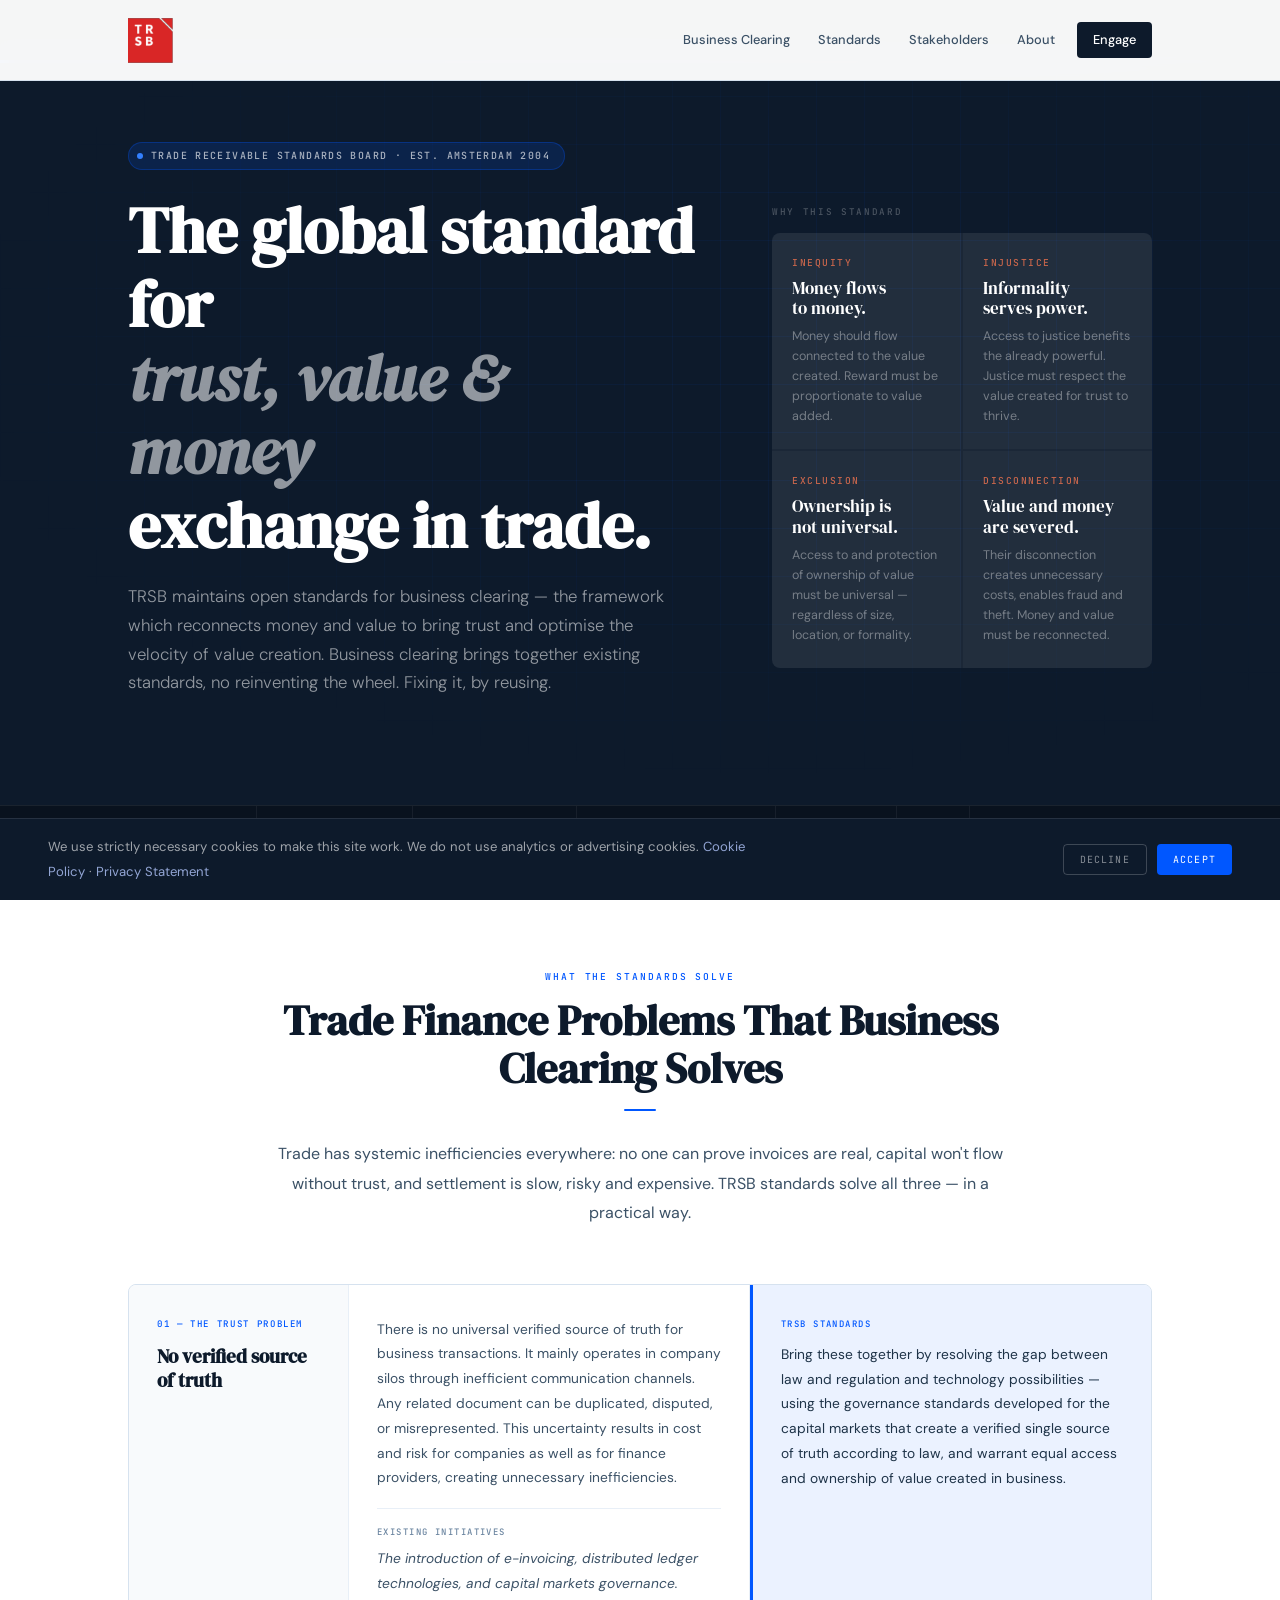
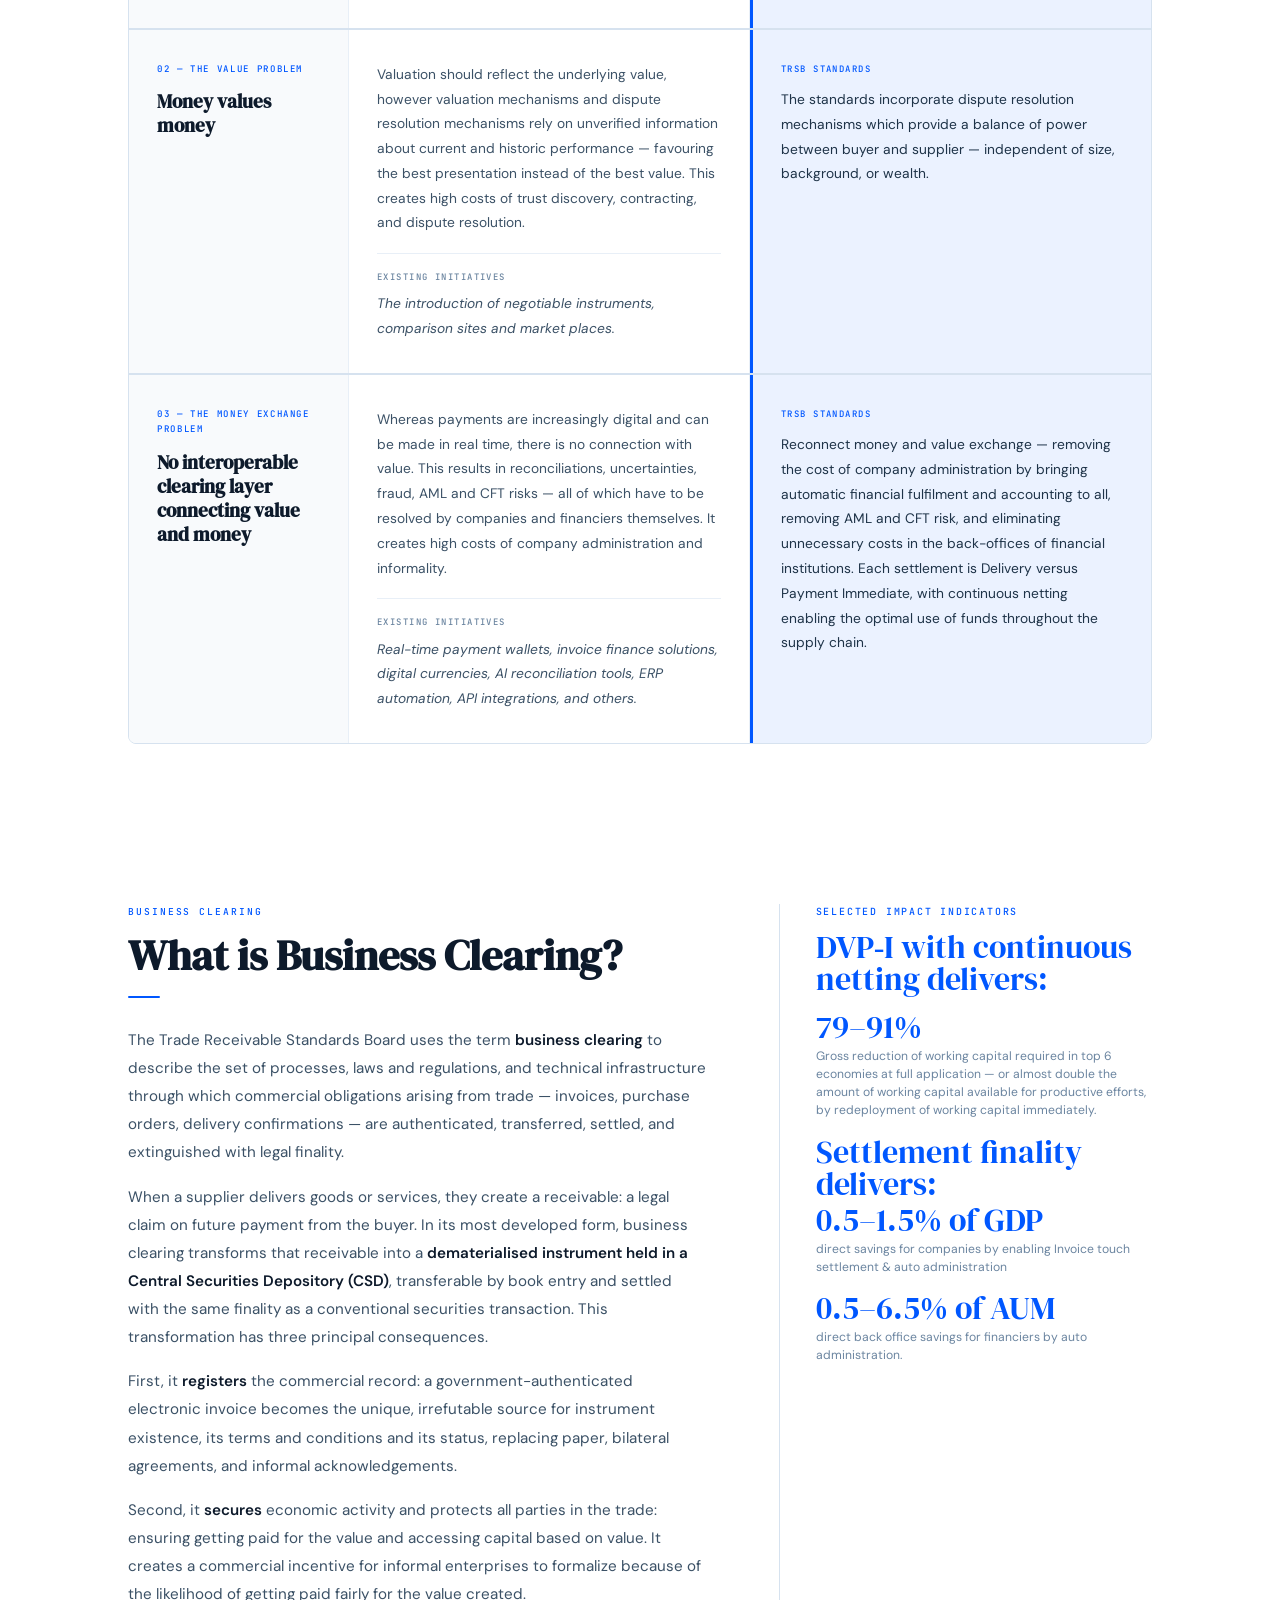
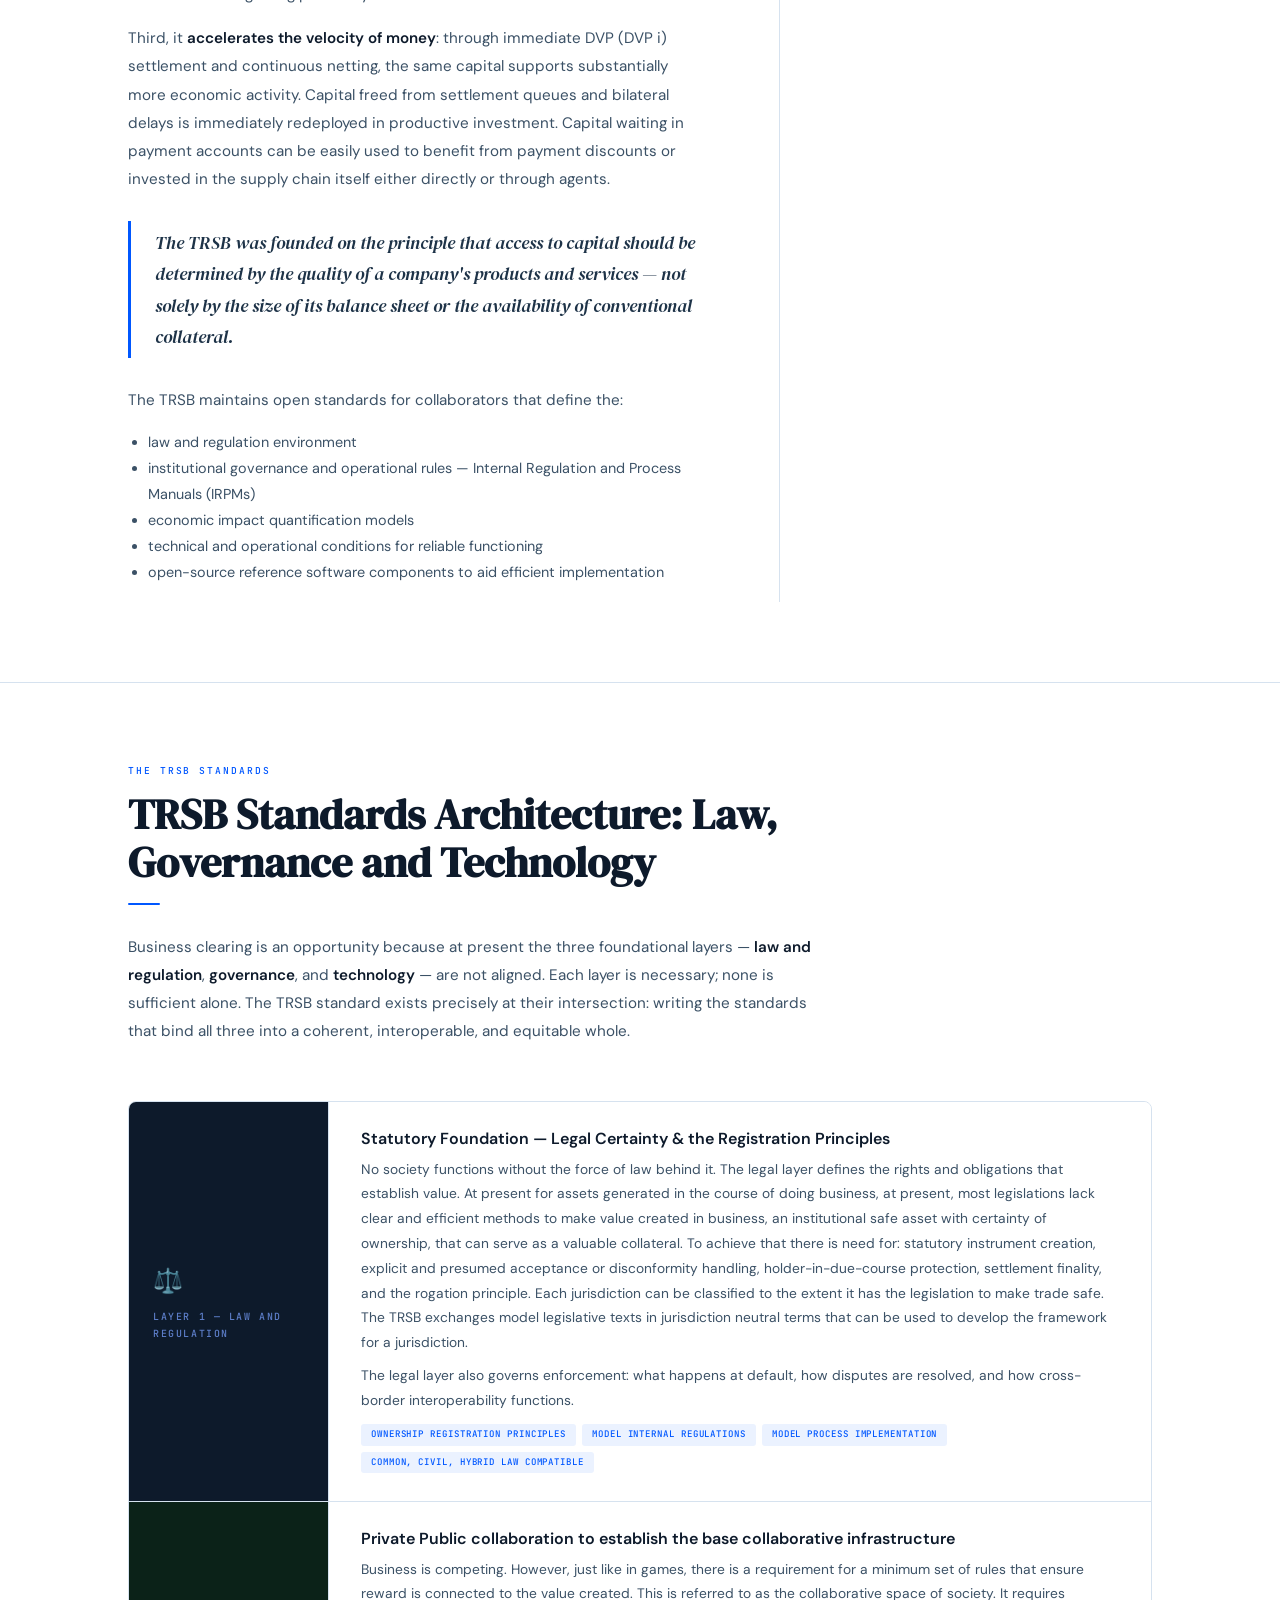
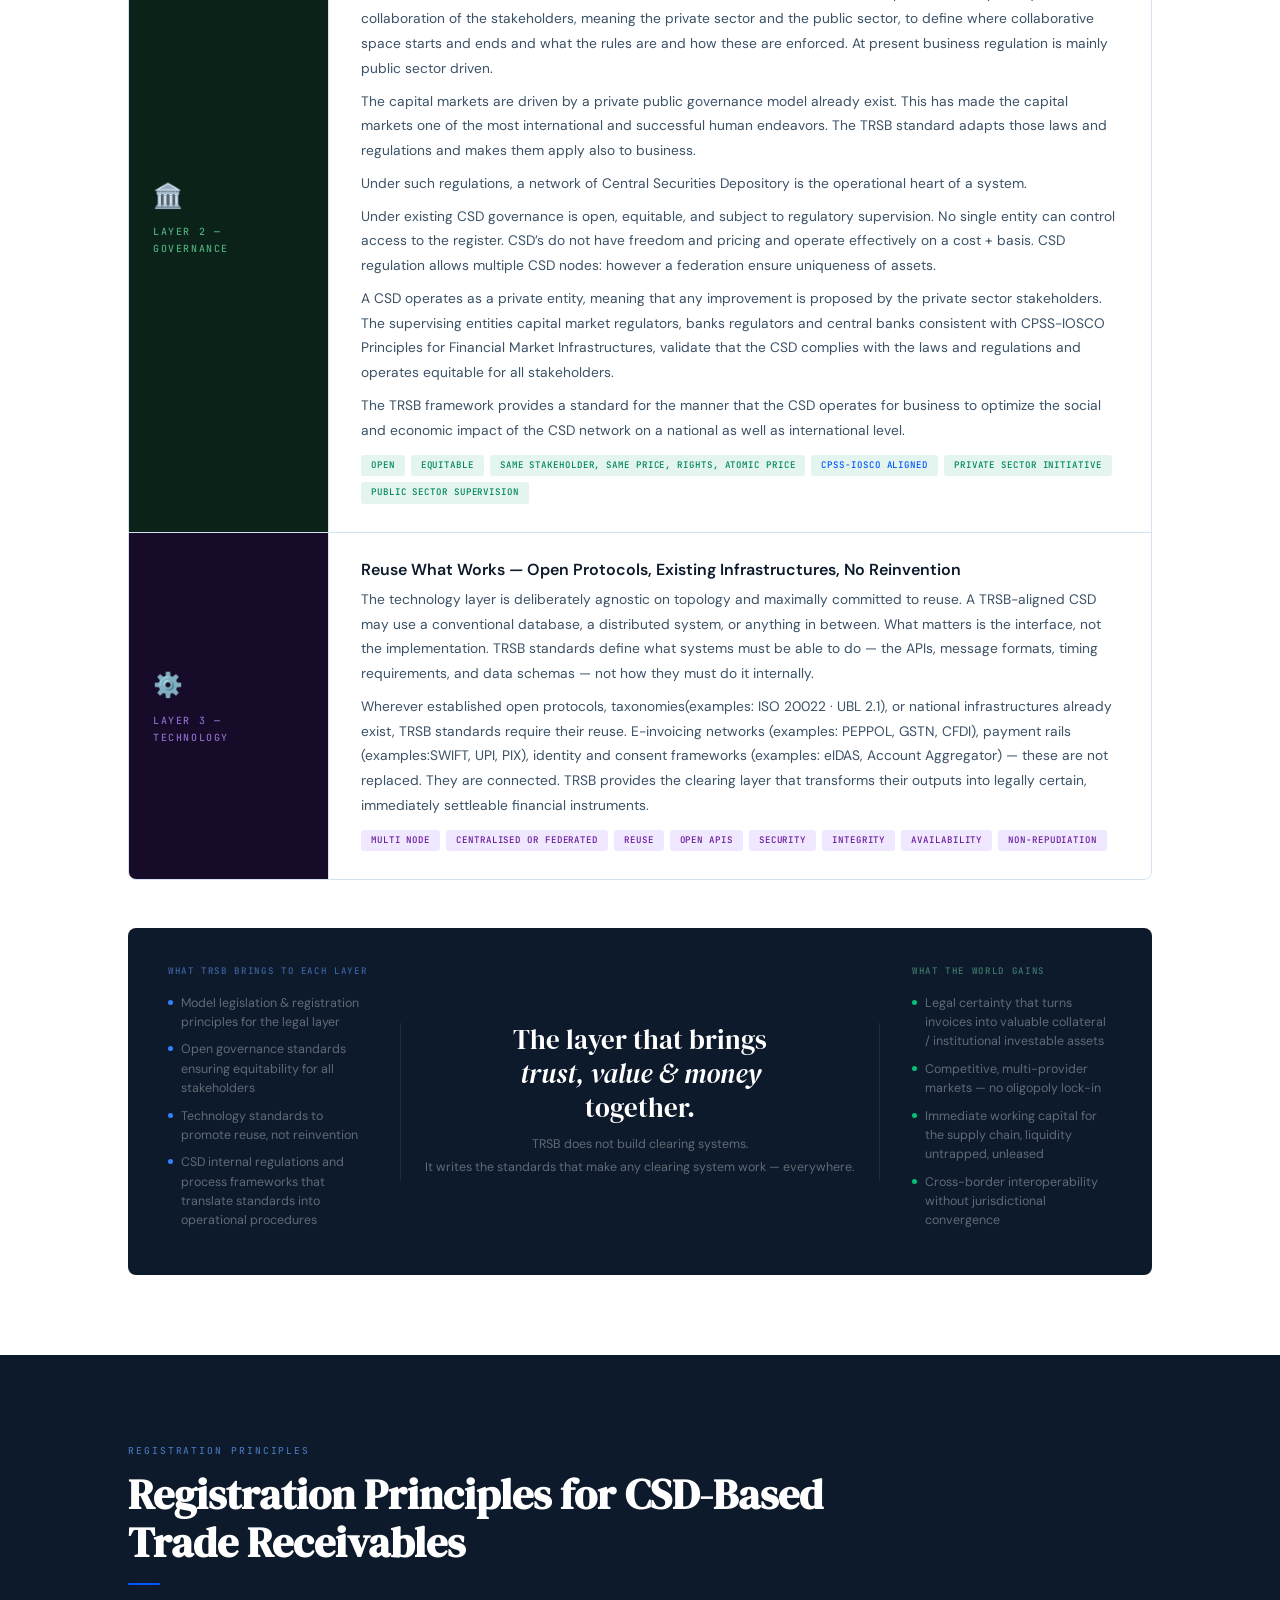
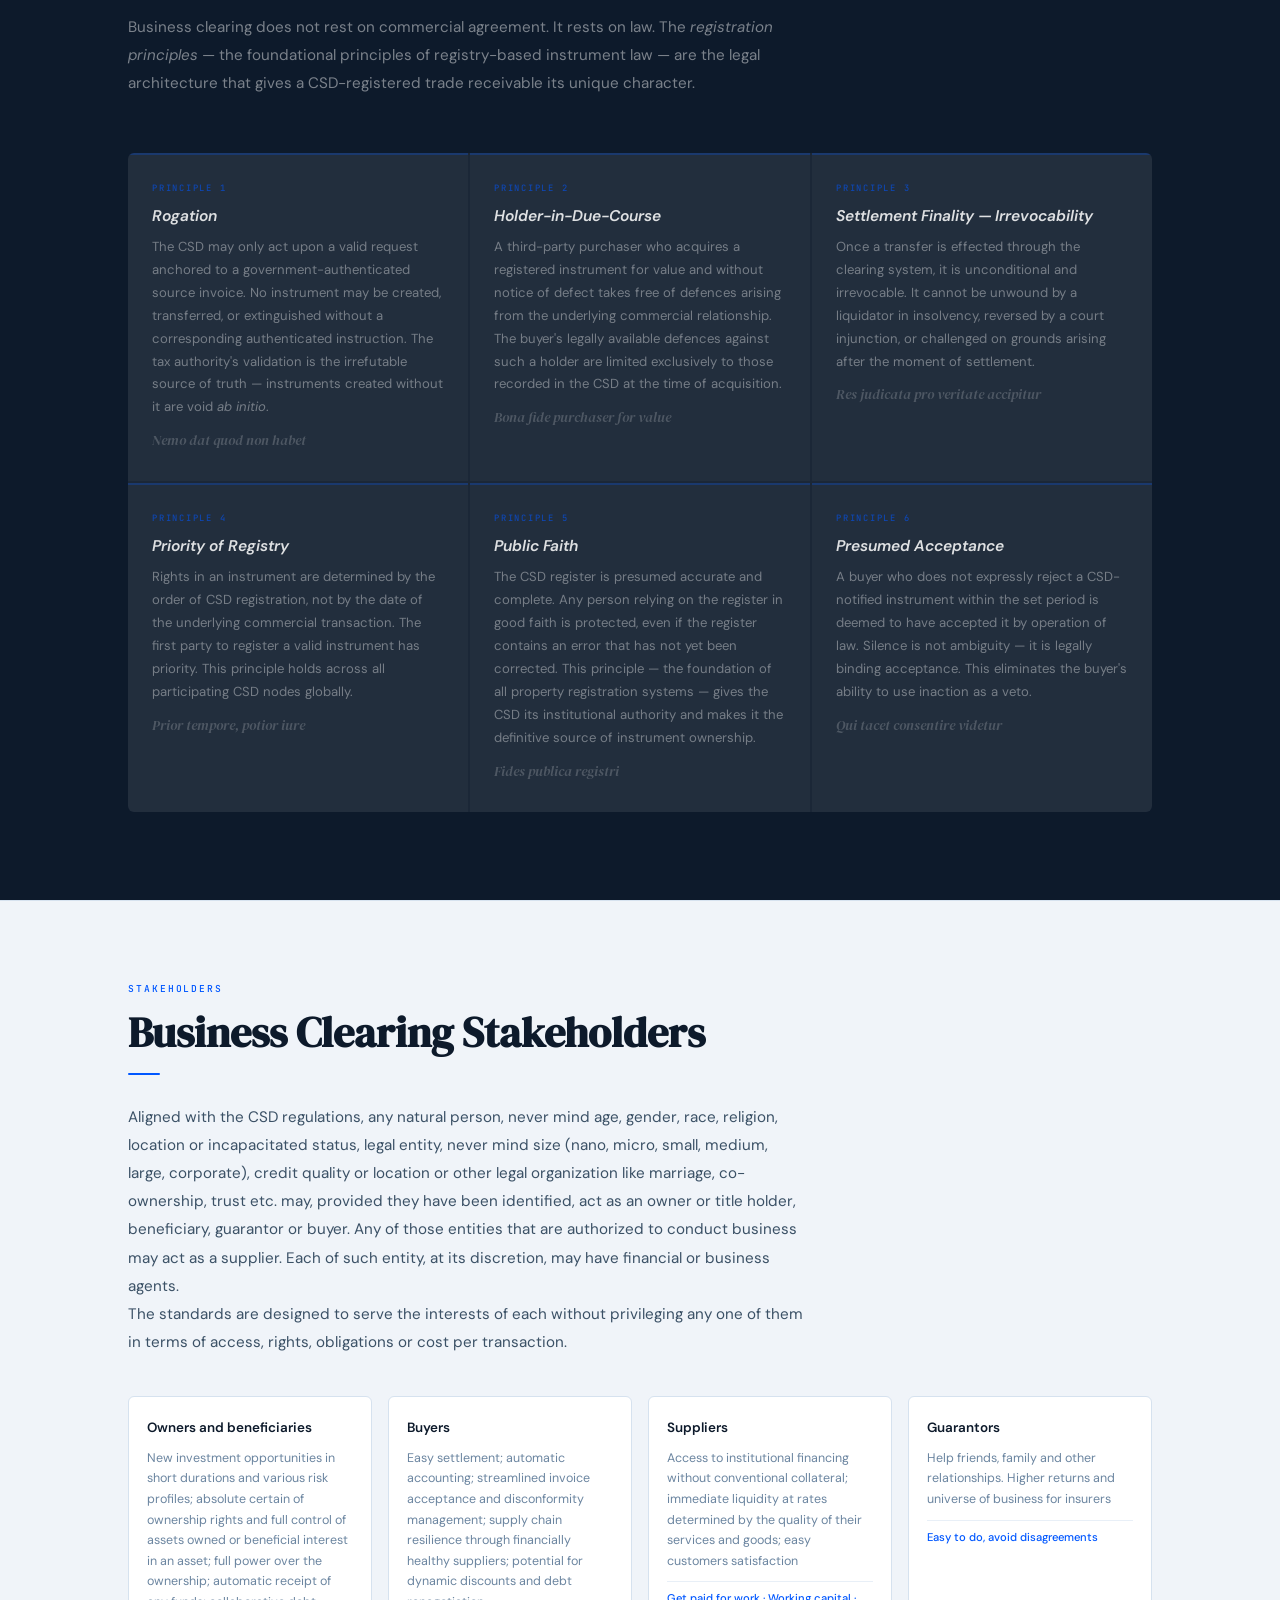
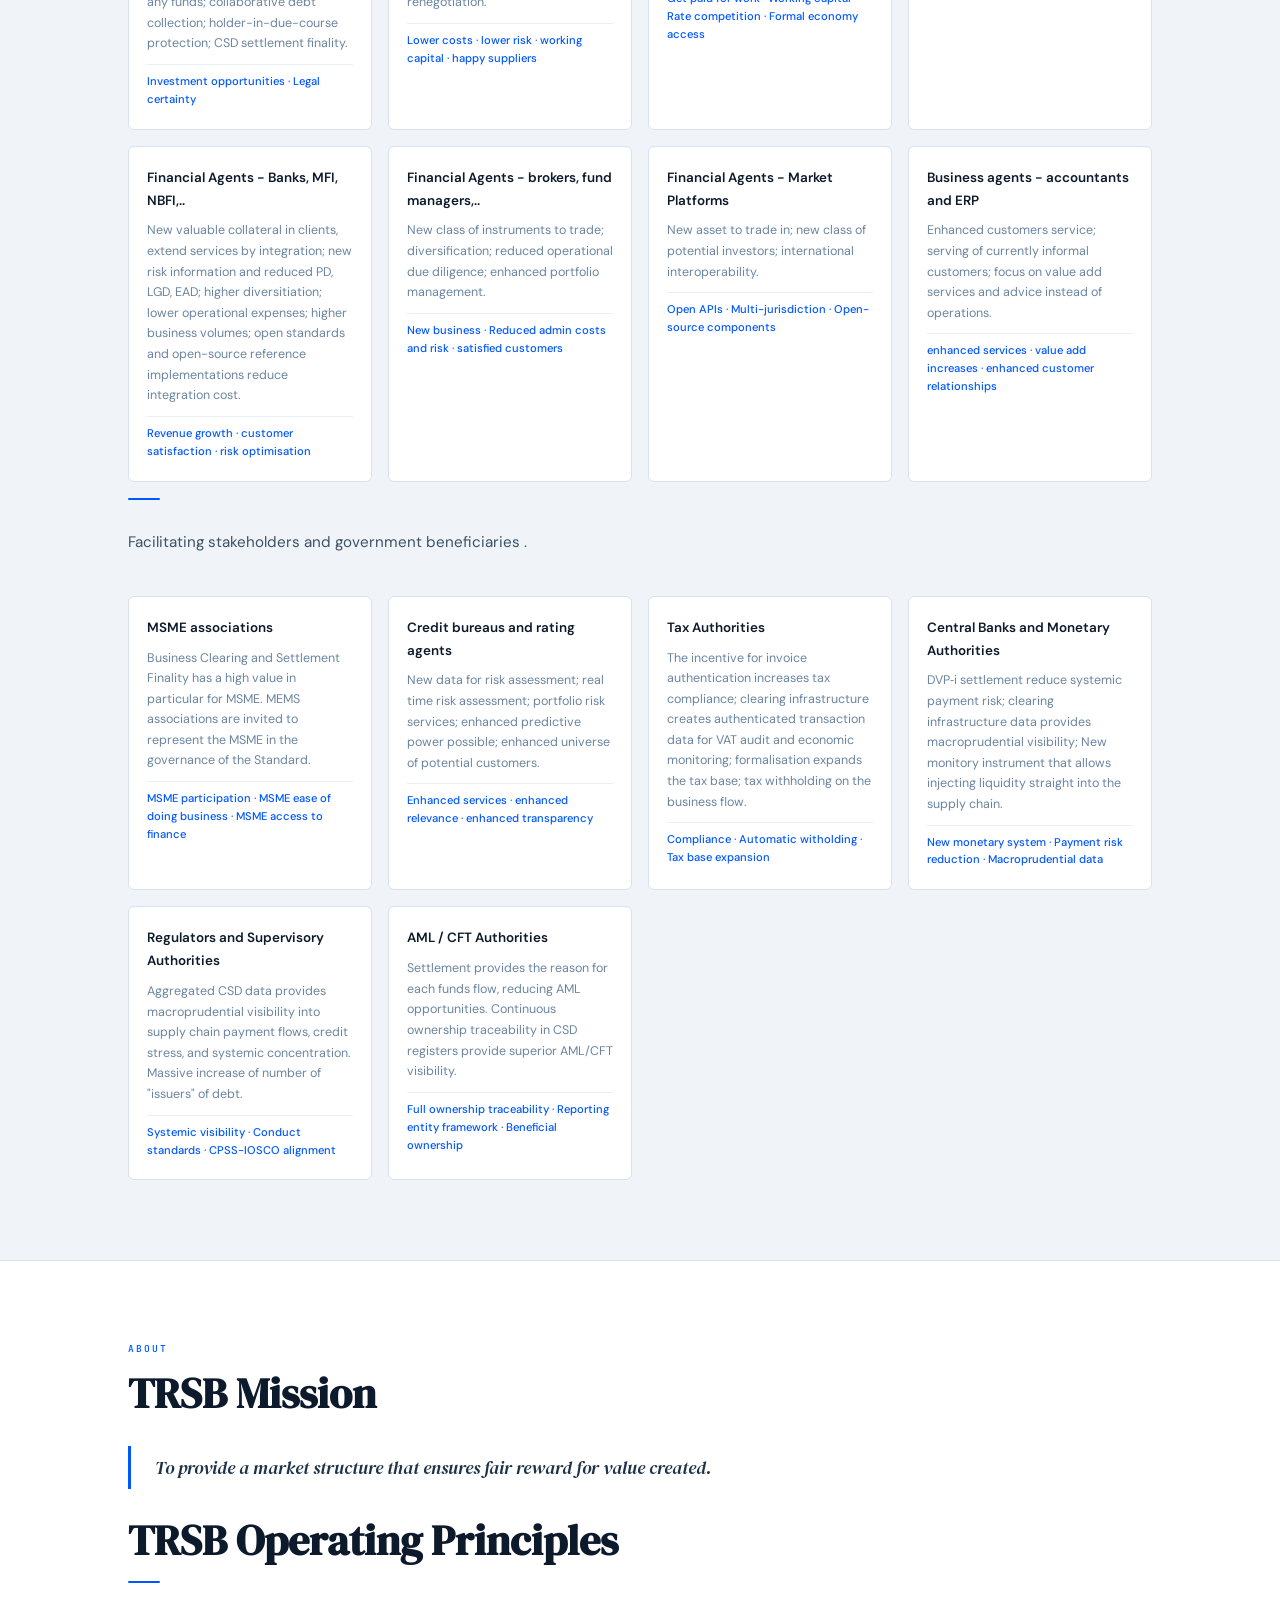
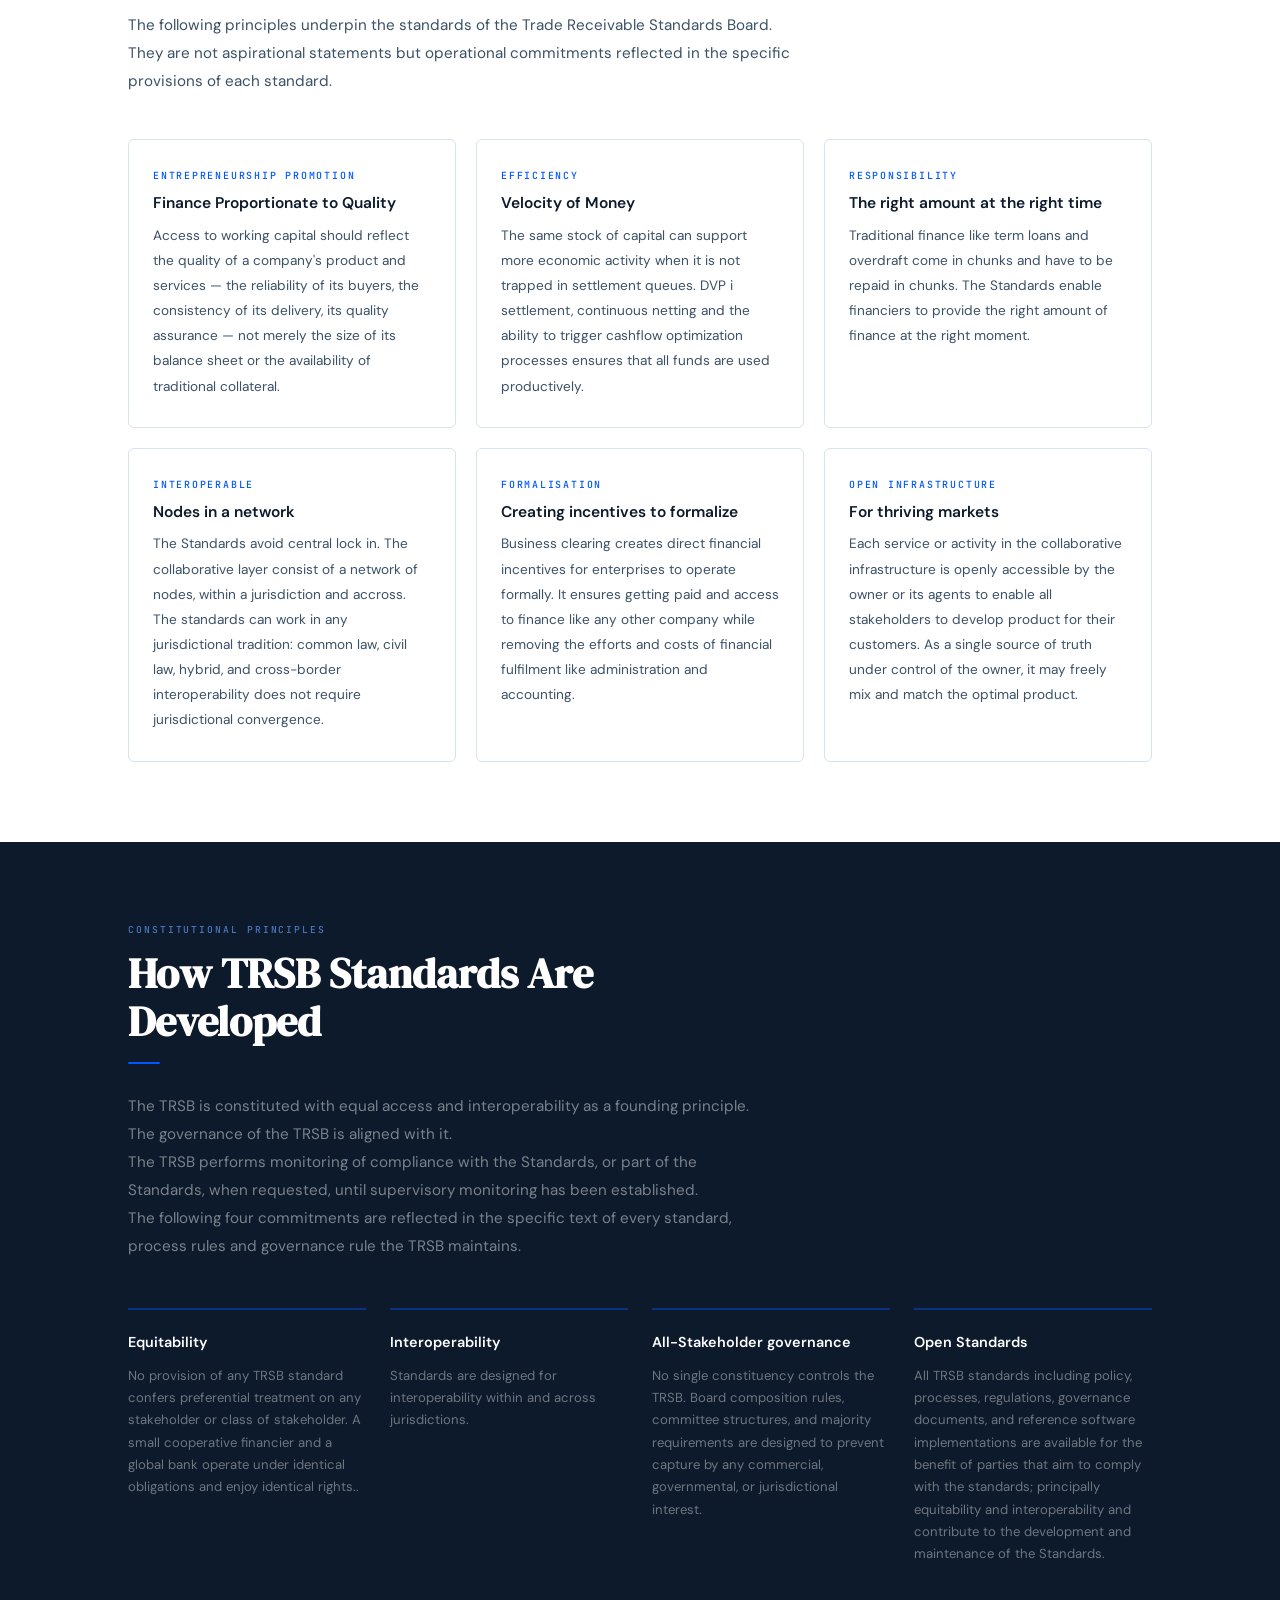
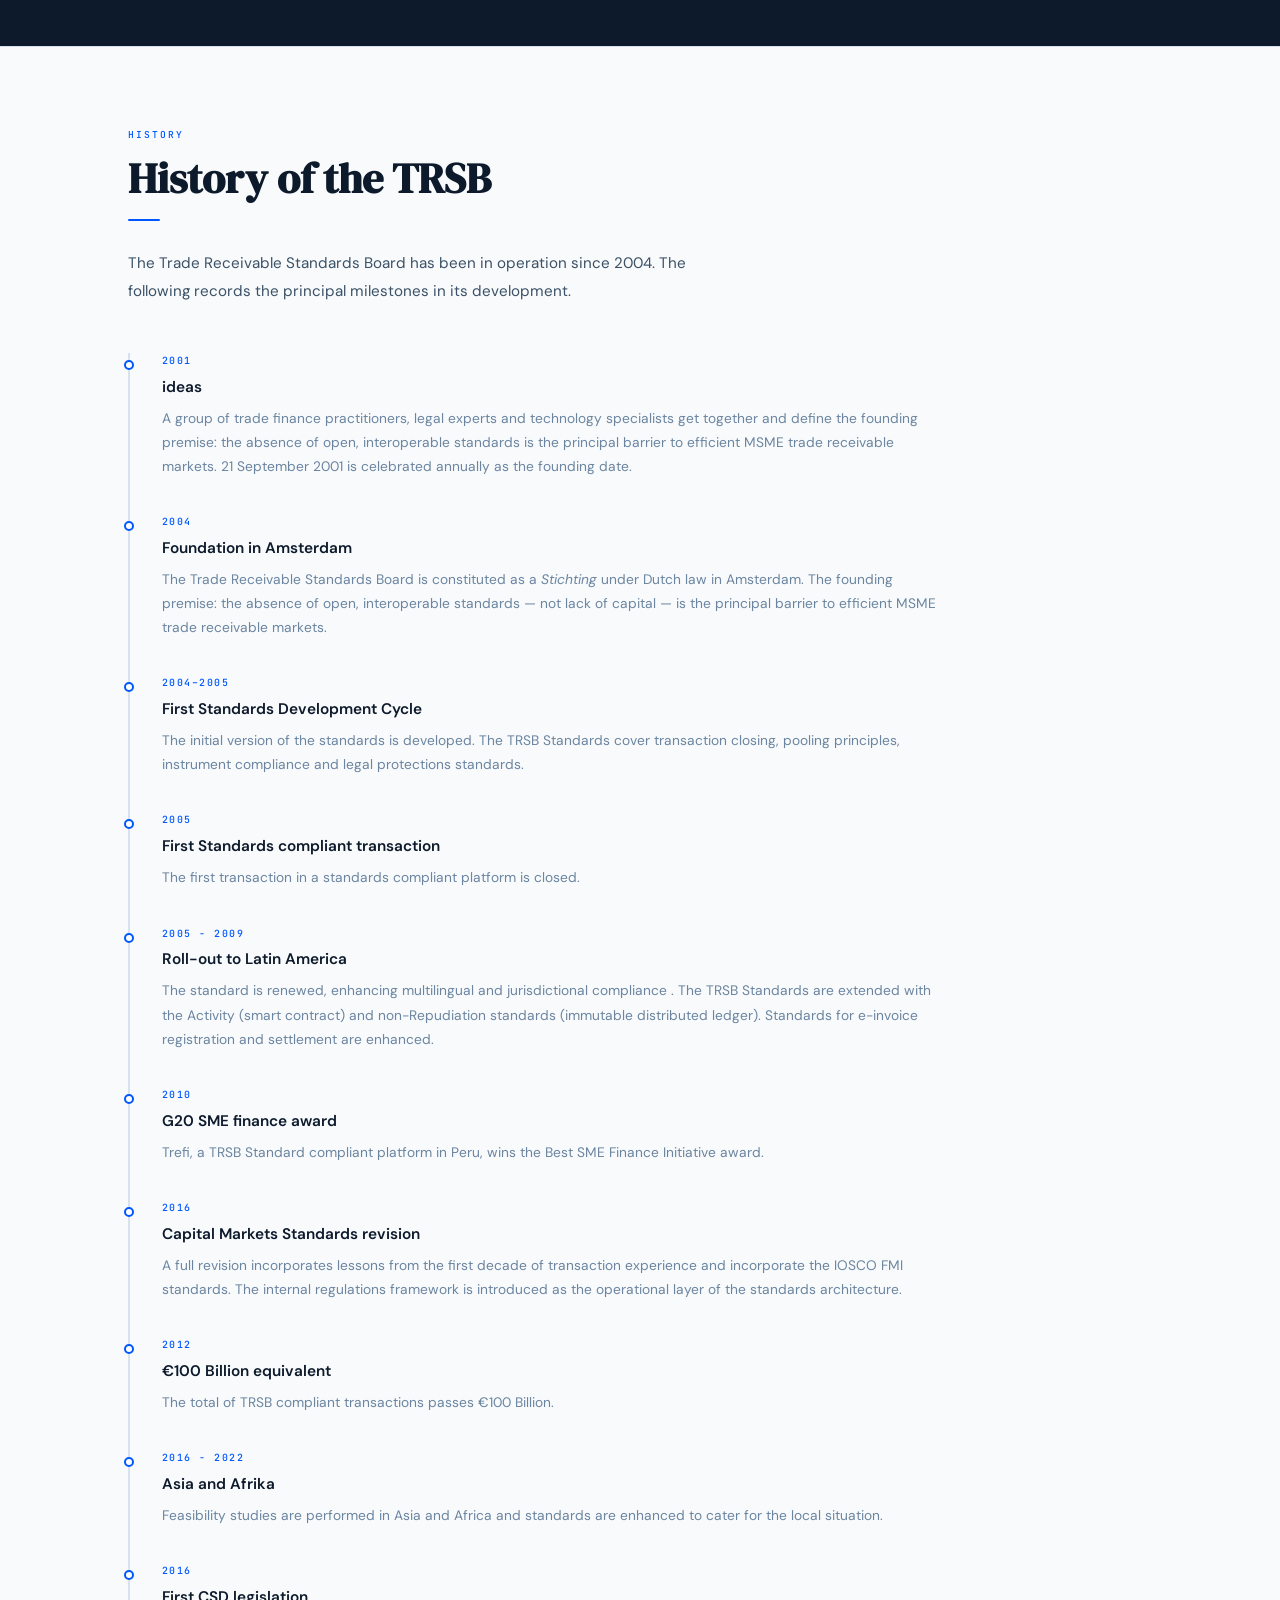
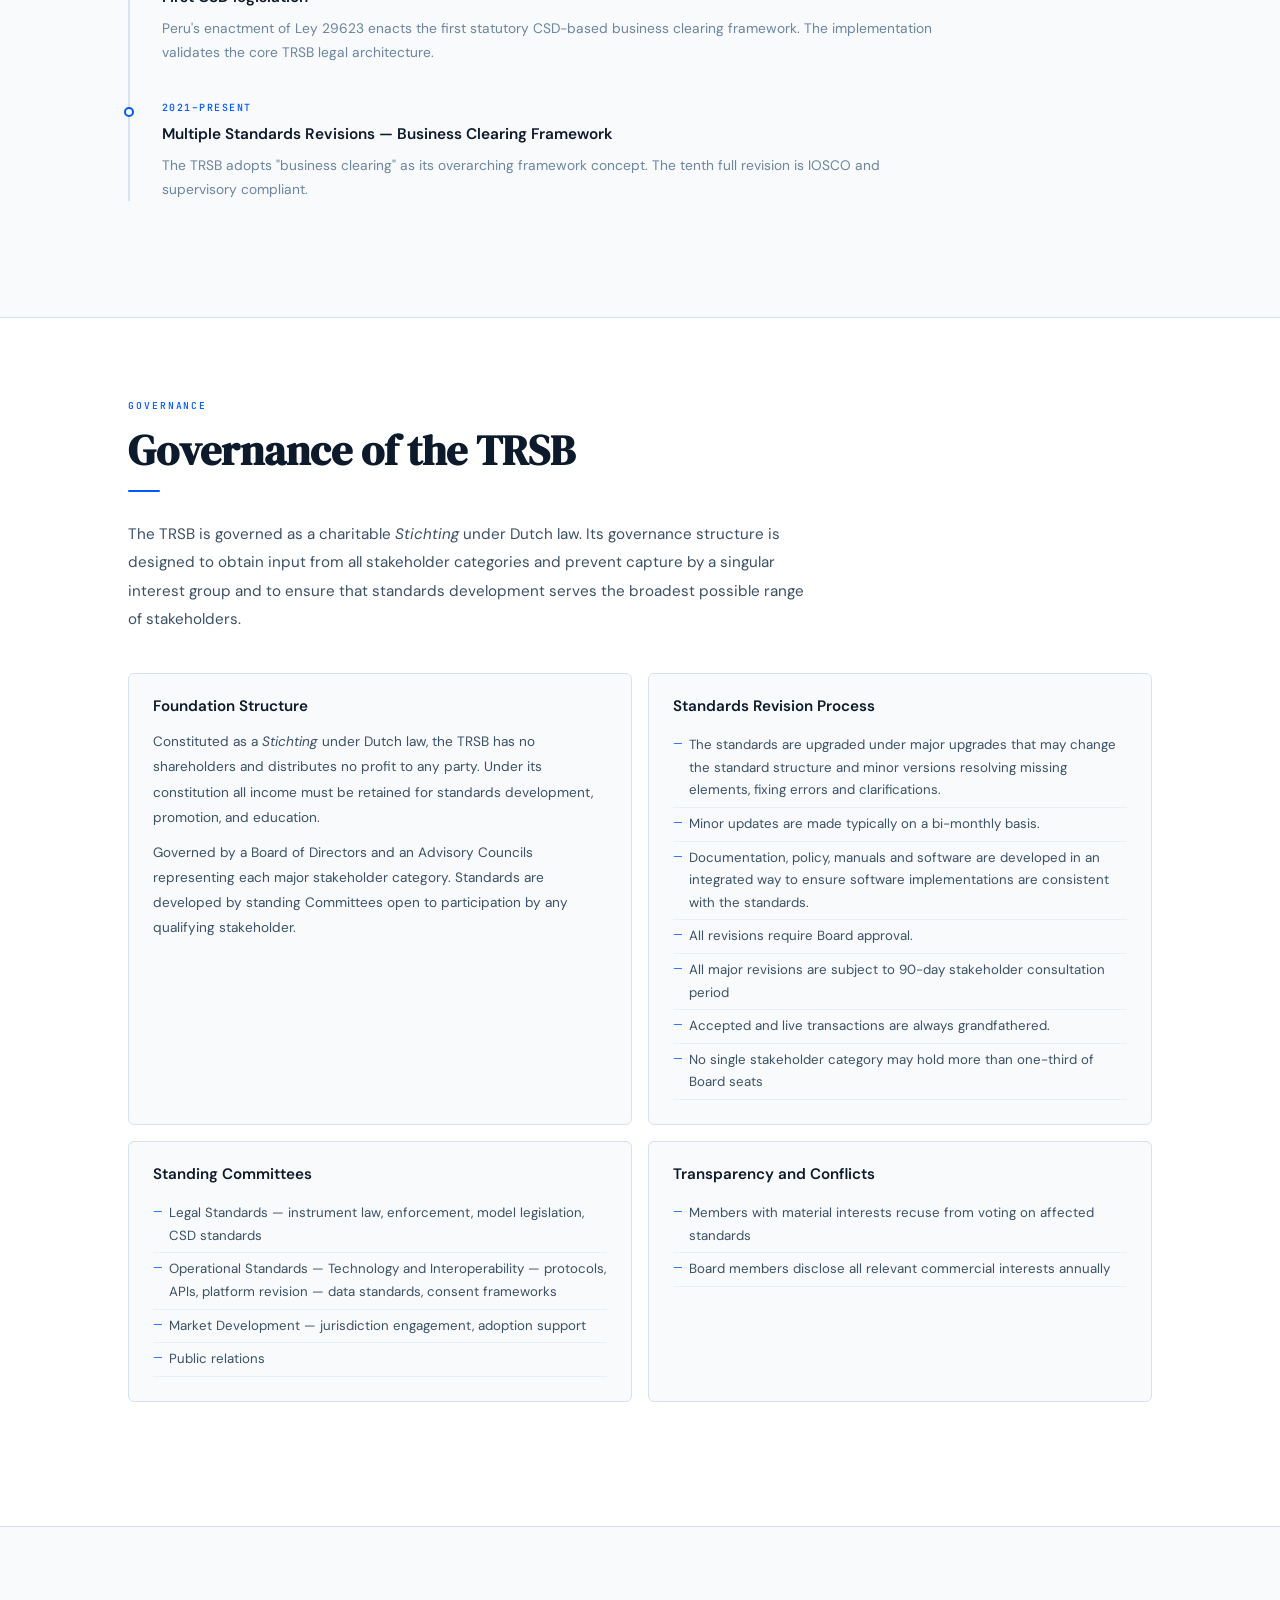
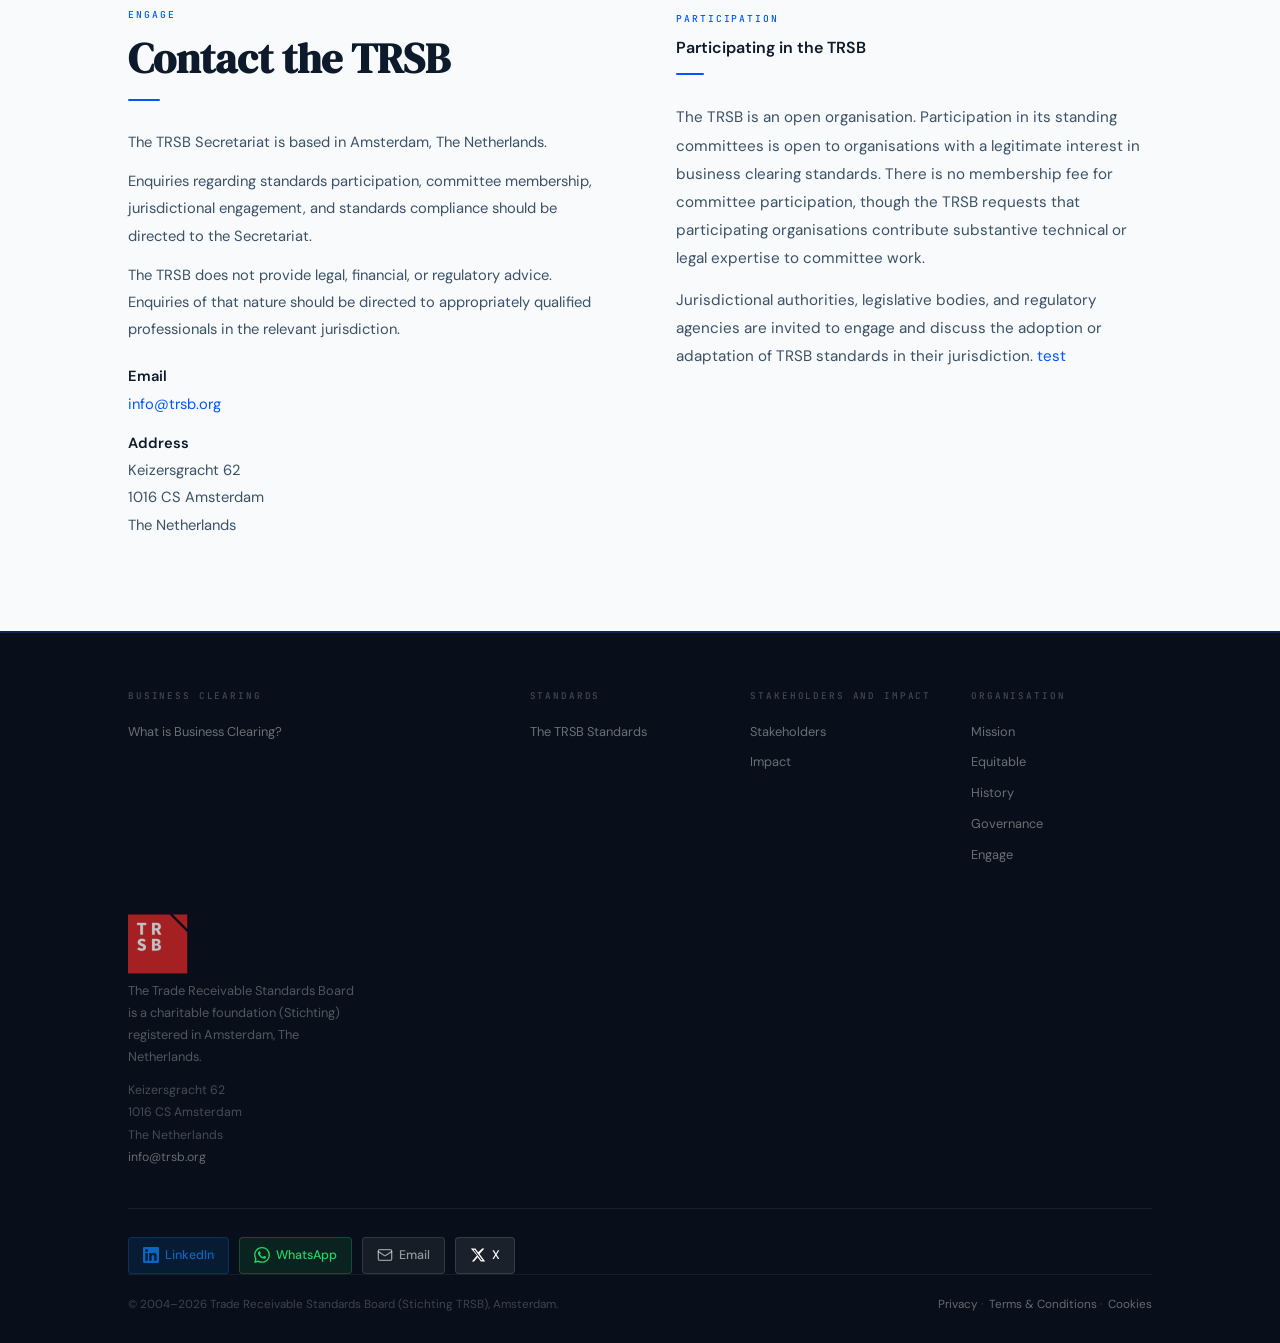
<file: index.html>
<!DOCTYPE html>
<html lang="en">
<head>
<meta charset="UTF-8">
<meta name="viewport" content="width=device-width, initial-scale=1.0">

<title>TRSB — Trade Receivable Standards Board</title>
<meta name="description" content="The Trade Receivable Standards Board maintains open standards for business clearing — the global framework that connects money and value in trade, enabling fair access to working capital for all.">
<meta name="keywords" content="trade receivable standards, trade standards, trade finance standards, 
business clearing, DVP-i, invoice settlement, invoice financing, CSD, Central Securities Depository, MSME finance, SME Finance, supply chain finance, dynamic discounting, factoring, e-invoicing, working capital, MSME credit risk, SME Access to finance">
<link rel="canonical" href="https://trsb.org/">

<!-- Open Graph (LinkedIn, Facebook, WhatsApp) -->
<meta property="og:type"        content="website">
<meta property="og:url"         content="https://trsb.org/">
<meta property="og:title"       content="TRSB — Trade Receivable Standards Board">
<meta property="og:description" content="Open standards for business clearing — reconnecting money and value in trade. DVP-i settlement, legal certainty, interoperability, trust enhancing, auto accounting">
<meta property="og:image"       content="https://trsb.org/img/og-image.png">
<meta property="og:image:width"  content="1200">
<meta property="og:image:height" content="630">
<meta property="og:locale"      content="en_GB">
<meta property="og:site_name"   content="TRSB">

<!-- Twitter / X Card -->
<meta name="twitter:card"        content="summary_large_image">
<meta name="twitter:title"       content="TRSB — Trade Receivable Standards Board">
<meta name="twitter:description" content="Open standards for business clearing — reconnecting money and value in trade.">
<meta name="twitter:image"       content="https://trsb.org/img/og-image.png">

<!-- Favicon -->
<link rel="icon" href="img/favicon.ico" sizes="16x16 32x32 48x48">
<link rel="icon" type="image/png" href="img/logo_trsb_basic.png">
<link rel="apple-touch-icon" href="img/logo_trsb_basic.png">

<!-- Schema.org structured data -->
<script type="application/ld+json">
{
  "@context": "https://schema.org",
  "@type": "Organization",
  "name": "Trade Receivable Standards Board",
  "alternateName": "TRSB",
  "url": "https://trsb.org/",
  "logo": "https://trsb.org/img/logo_trsb_basic.png",
  "description": "The Trade Receivable Standards Board is a charitable foundation that publishes open standards for business clearing — the framework connecting trust, money and value in trade.",
  "foundingDate": "2004",
  "address": {
    "@type": "PostalAddress",
    "streetAddress": "Keizersgracht 62",
    "addressLocality": "Amsterdam-Zuidoost",
    "postalCode": "1016 CS",
    "addressCountry": "NL"
  },
  "contactPoint": {
    "@type": "ContactPoint",
    "email": "secretariat@trsb.org",
    "contactType": "General enquiries"
  },
  "sameAs": [
    "https://trsb.org"
  ]
}
</script>
<script type="application/ld+json">
{
  "@context": "https://schema.org",
  "@type": "SiteLinksSearchBox",
  "url": "https://trsb.org/",
  "potentialAction": {
    "@type": "SearchAction",
    "target": "https://trsb.org/#{search_term_string}",
    "query-input": "required name=search_term_string"
  }
}
</script>
<script type="application/ld+json">
[
  {
    "@context": "https://schema.org",
    "@type": "SiteNavigationElement",
    "name": "Business Clearing",
    "url": "https://trsb.org/#businessclearing"
  },
  {
    "@context": "https://schema.org",
    "@type": "SiteNavigationElement",
    "name": "The TRSB Standards",
    "url": "https://trsb.org/#standards"
  },
  {
    "@context": "https://schema.org",
    "@type": "SiteNavigationElement",
    "name": "Registration Principles",
    "url": "https://trsb.org/#principles"
  },
  {
    "@context": "https://schema.org",
    "@type": "SiteNavigationElement",
    "name": "Stakeholders",
    "url": "https://trsb.org/#stakeholders"
  },
  {
    "@context": "https://schema.org",
    "@type": "SiteNavigationElement",
    "name": "About",
    "url": "https://trsb.org/#mission"
  },
  {
    "@context": "https://schema.org",
    "@type": "SiteNavigationElement",
    "name": "Governance",
    "url": "https://trsb.org/#governance"
  },
  {
    "@context": "https://schema.org",
    "@type": "SiteNavigationElement",
    "name": "Engage",
    "url": "https://trsb.org/#contact"
  }
]
</script>

<link rel="preconnect" href="https://fonts.googleapis.com">
<link href="https://fonts.googleapis.com/css2?family=DM+Serif+Display:ital@0;1&family=DM+Sans:wght@300;400;500;600&family=JetBrains+Mono:wght@400;500&display=swap" rel="stylesheet">
<link rel="stylesheet" href="css/base.css">
<link rel="stylesheet" href="css/nav.css">
<link rel="stylesheet" href="css/hero.css">
<link rel="stylesheet" href="css/sections.css">
<link rel="stylesheet" href="css/footer.css">
<link rel="stylesheet" href="css/responsive.css">
</head>
<body>

<!-- NAV -->
<div id="site-nav"></div>

	<!-- HERO -->
	<header id="hero">
		<div class="hero-accent-bar"></div>
		<div class="hero-grid-bg"></div>
		<div class="hero-inner">
			<div>
				<div class="hero-tag">
					<div class="hero-tag-dot"></div>
					<span>Trade Receivable Standards Board · Est. Amsterdam 2004</span>
				</div>
				<h1 class="hero-h1">
					The global standard for<br>
					<em>trust, value &amp; money</em><br>exchange in trade.
				</h1>
				<p class="hero-sub">TRSB maintains open standards for business
					clearing — the framework which reconnects money and value to bring
					trust and optimise the velocity of value creation. Business
					clearing brings together existing standards, no reinventing the
					wheel. Fixing it, by reusing.</p>
			</div>
			<div>
				<div
					style="font-family: var(--mono); font-size: 0.58rem; font-weight: 500; letter-spacing: 0.18em; text-transform: uppercase; color: rgba(255, 255, 255, 0.25); margin-bottom: 12px;">Why
					this standard</div>
				<div class="hero-convictions">
					<div class="hc-item">
						<div class="hc-problem">Inequity</div>
						<div class="hc-title">
							Money flows<br>to money.
						</div>
						<div class="hc-principle">Money should flow connected to the
							value created. Reward must be proportionate to value added.</div>
					</div>
					<div class="hc-item">
						<div class="hc-problem">Injustice</div>
						<div class="hc-title">
							Informality<br>serves power.
						</div>
						<div class="hc-principle">Access to justice benefits the
							already powerful. Justice must respect the value created for
							trust to thrive.</div>
					</div>
					<div class="hc-item">
						<div class="hc-problem">Exclusion</div>
						<div class="hc-title">
							Ownership is<br>not universal.
						</div>
						<div class="hc-principle">Access to and protection of
							ownership of value must be universal — regardless of size,
							location, or formality.</div>
					</div>
					<div class="hc-item">
						<div class="hc-problem">Disconnection</div>
						<div class="hc-title">
							Value and money<br>are severed.
						</div>
						<div class="hc-principle">Their disconnection creates
							unnecessary costs, enables fraud and theft. Money and value must
							be reconnected.</div>
					</div>
				</div>
			</div>
		</div>
		<div class="hero-strip">
			<div class="hero-strip-inner">
				<a href="#opportunities">Opportunities</a>
				<a href="#businessclearing">Business Clearing</a>
				<a href="#standards">The TRSB Standards</a>
				<a href="#principles">Registration Principles</a>
				<a href="#stakeholders">Stakeholders</a>
				<a href="#mission">About</a>
				<a href="#equitable">Constitutional Principles</a>
				<a href="#governance">Governance</a>
				<a href="#history">History</a>
				<a href="#contact">Engage</a>
			</div>
		</div>
	</header>
	<!-- Opportunities -->
<section id="opportunities">
  <div class="container">
    <div class="problem-intro fade">
      <span class="label">What the Standards Solve</span>
      <h2>Trade Finance Problems That Business Clearing Solves</h2>
      <div class="rule rule-c"></div>
      <p>Trade has systemic inefficiencies everywhere: no one can prove invoices are real, capital won't flow without trust, and settlement is slow, risky and expensive. TRSB standards solve all three — in a practical way.</p>
    </div>
    <div class="problem-cards fade">

      <div class="prob-card">
        <div class="prob-label-col">
          <span class="prob-num">01 — The Trust Problem</span>
          <h3>No verified source of truth</h3>
        </div>
        <div class="prob-body-col">
          <p>There is no universal verified source of truth for business transactions. It mainly operates in company silos through inefficient communication channels. Any related document can be duplicated, disputed, or misrepresented. This uncertainty results in cost and risk for companies as well as for finance providers, creating unnecessary inefficiencies.</p>
          <div class="prob-initiatives">
            <div class="prob-init-label">Existing initiatives</div>
            <p class="prob-init-text">The introduction of e-invoicing, distributed ledger technologies, and capital markets governance.</p>
          </div>
        </div>
        <div class="prob-answer-col">
          <div class="prob-answer-label">TRSB Standards</div>
          <p>Bring these together by resolving the gap between law and regulation and technology possibilities — using the governance standards developed for the capital markets that create a verified single source of truth according to law, and warrant equal access and ownership of value created in business.</p>
        </div>
      </div>

      <div class="prob-card">
        <div class="prob-label-col">
          <span class="prob-num">02 — The Value Problem</span>
          <h3>Money values money</h3>
        </div>
        <div class="prob-body-col">
          <p>Valuation should reflect the underlying value, 
          		however valuation mechanisms and dispute resolution mechanisms rely on unverified information about current and historic performance — favouring the best presentation instead of the best value. This creates high costs of trust discovery, contracting, and dispute resolution.</p>
          <div class="prob-initiatives">
            <div class="prob-init-label">Existing initiatives</div>
            <p class="prob-init-text">The introduction of negotiable instruments, comparison sites and market places.</p>
          </div>
        </div>
        <div class="prob-answer-col">
          <div class="prob-answer-label">TRSB Standards</div>
          <p>The standards incorporate dispute resolution mechanisms which provide a balance of power between buyer and supplier — independent of size, background, or wealth.</p>
        </div>
      </div>

      <div class="prob-card">
        <div class="prob-label-col">
          <span class="prob-num">03 — The Money Exchange Problem</span>
          <h3>No interoperable clearing layer connecting value and money</h3>
        </div>
        <div class="prob-body-col">
          <p>Whereas payments are increasingly digital and can be made in real time, there is no connection with value. This results in reconciliations, uncertainties, fraud, AML and CFT risks — all of which have to be resolved by companies and financiers themselves. It creates high costs of company administration and informality.</p>
          <div class="prob-initiatives">
            <div class="prob-init-label">Existing initiatives</div>
            <p class="prob-init-text">Real-time payment wallets, invoice finance solutions, digital currencies, AI reconciliation tools, ERP automation, API integrations, and others.</p>
          </div>
        </div>
        <div class="prob-answer-col">
          <div class="prob-answer-label">TRSB Standards</div>
          <p>Reconnect money and value exchange — removing the cost of company administration by bringing automatic financial fulfilment and accounting to all, removing AML and CFT risk, and eliminating unnecessary costs in the back-offices of financial institutions. Each settlement is Delivery versus Payment Immediate, with continuous netting enabling the optimal use of funds throughout the supply chain.</p>
        </div>
      </div>

    </div>
  </div>
</section>

<!-- ABOUT / BUSINESS CLEARING -->
<section id="businessclearing">
  <div class="container fade">
    <div class="about-grid">
      <div class="about-body">
        <span class="label">Business Clearing</span>
        <h2>What is Business Clearing?</h2>
        <div class="rule"></div>
        <p>The Trade Receivable Standards Board uses the term <strong>business clearing</strong> to describe the set of processes, laws and regulations, and technical infrastructure through which commercial obligations arising from trade — invoices, purchase orders, delivery confirmations — are authenticated, transferred, settled, and extinguished with legal finality.</p>
        <p>When a supplier delivers goods or services, they create a receivable: a legal claim on future payment from the buyer. In its most developed form, business clearing transforms that receivable into a <strong>dematerialised instrument held in a Central Securities Depository (CSD)</strong>, transferable by book entry and settled with the same finality as a conventional securities transaction. This transformation has three principal consequences.</p>
        <p>First, it <strong>registers</strong>  the commercial record: a government-authenticated electronic invoice becomes the unique, irrefutable source for instrument existence, its terms and conditions and its status, replacing paper, bilateral agreements, and informal acknowledgements.</p>
        <p>Second, it <strong>secures</strong> economic activity and protects all parties in the trade: ensuring getting paid for the value and accessing capital based on value. It creates a commercial incentive for informal enterprises to formalize because of the likelihood of getting paid fairly for the value created.</p>
        <p>Third, it <strong>accelerates the velocity of money</strong>: through immediate DVP (DVP i) settlement and continuous netting, the same capital supports substantially more economic activity. Capital freed from settlement queues and bilateral delays is immediately redeployed in productive investment. Capital waiting in payment accounts can be easily used to benefit from payment discounts or invested in the supply chain itself either directly or through agents.</p>
        <blockquote>The TRSB was founded on the principle that access to capital should be determined by the quality of a company's products and services — not solely by the size of its balance sheet or the availability of conventional collateral.</blockquote>
        <p>The TRSB maintains open standards for collaborators that define the:</p>
        <ul style="margin: 12px 0 16px 20px; font-size:0.9rem; color:var(--ink3); line-height:1.8;">
          <li>law and regulation environment</li>
          <li>institutional governance and operational rules — Internal Regulation and Process Manuals (IRPMs)</li>
          <li>economic impact quantification models</li>
          <li>technical and operational conditions for reliable functioning</li>
          <li>open-source reference software components to aid efficient implementation</li>
        </ul>
      </div>
      <div class="about-sidebar fade d1">
        <div class="sb-block">
          <h4>Selected Impact Indicators</h4>
          <div class="sf-num">DVP‑I with continuous netting delivers:</div><div class="sf-label"></div>
          <div class="sf-num">79–91%</div><div class="sf-label">Gross reduction of working capital required in top 6 economies at full application — or almost double the amount of working capital available for productive efforts, by redeployment of working capital immediately.</div>
          <div class="sf-num">Settlement finality delivers:</div><div class="sf-label" style="margin-bottom:4px"> </div>
          <div class="sf-num">0.5–1.5% of GDP</div><div class="sf-label">direct savings for companies by enabling Invoice touch settlement &amp; auto administration</div>
          <div class="sf-num">0.5–6.5% of AUM</div><div class="sf-label">direct back office savings for financiers by auto administration.</div>
        </div>
      </div>
    </div>
  </div>
</section>

<!-- THE TRSB STANDARDS (Three-Layer Architecture) -->
<section id="standards">
  <div class="container fade">
    <div class="arch-intro">
      <span class="label">The TRSB Standards</span>
      <h2>TRSB Standards Architecture: Law, Governance and Technology</h2>
      <div class="rule"></div>
      <p>Business clearing is an opportunity because at present the three foundational layers — <strong>law and regulation</strong>, <strong>governance</strong>, and <strong>technology</strong> — are not aligned. Each layer is necessary; none is sufficient alone. The TRSB standard exists precisely at their intersection: writing the standards that bind all three into a coherent, interoperable, and equitable whole.</p>
    </div>

    <div class="arch-layers">
      <div class="arch-layer law">
        <div class="arch-layer-badge">
          <div class="arch-layer-icon">⚖️</div>
          <div class="arch-layer-name">Layer 1 — Law and regulation</div>
        </div>
        <div class="arch-layer-body">
          <h3>Statutory Foundation — Legal Certainty &amp; the Registration Principles</h3>
          <p>No society functions without the force of law behind it. The legal layer defines the rights and obligations that establish value. At present for assets generated in the course of doing business, at present, most legislations lack clear and efficient methods to make value created in business, an institutional safe asset with certainty of ownership, that can serve as a valuable collateral. To achieve that there is need for: statutory instrument creation, explicit and presumed acceptance or disconformity handling, holder-in-due-course protection, settlement finality, and the rogation principle. Each jurisdiction can be classified to the extent it has the legislation to make trade safe. The TRSB exchanges model legislative texts in jurisdiction neutral terms that can be used to develop the framework for a jurisdiction.</p>
          <p>The legal layer also governs enforcement: what happens at default, how disputes are resolved, and how cross-border interoperability functions.</p>
          <div class="arch-tags">
            <span class="arch-tag law-t">Ownership registration principles</span>
            <span class="arch-tag law-t">Model internal regulations</span>
            <span class="arch-tag law-t">Model process implementation</span>
            <span class="arch-tag law-t">Common, civil, hybrid law compatible</span>
          </div>
        </div>
      </div>

      <div class="arch-layer gov">
        <div class="arch-layer-badge">
          <div class="arch-layer-icon">🏛️</div>
          <div class="arch-layer-name">Layer 2 — Governance</div>
        </div>
        <div class="arch-layer-body">
          <h3>Private Public collaboration to establish the base collaborative infrastructure</h3>
          <p>Business is competing. However, just like in games, there is a requirement for a minimum set of rules that ensure reward is connected to the value created. This is referred to as the collaborative space of society.
It requires collaboration of the stakeholders, meaning the private sector and the public sector, to define where collaborative space starts and ends and what the rules are and how these are enforced. At present business regulation is mainly public sector driven.</p>
<p>The capital markets are driven by a private public governance model already exist. This has made the capital markets one of the most international and successful human endeavors. The TRSB standard adapts those laws and regulations and makes them apply also to business.</p>
<p>Under such regulations, a network of Central Securities Depository is the operational heart of a system.</p>
<p>Under existing CSD governance is open, equitable, and subject to regulatory supervision. No single entity can control access to the register. CSD’s do not have freedom and pricing and operate effectively on a cost + basis. CSD regulation allows multiple CSD nodes: however a federation ensure uniqueness of assets.</p>
<p>A CSD operates as a private entity, meaning that any improvement is proposed by the private sector stakeholders. The supervising entities capital market regulators, banks regulators and central banks consistent with CPSS-IOSCO Principles for Financial Market Infrastructures, validate that the CSD complies with the laws and regulations and operates equitable for all stakeholders.</p>
<p>The TRSB framework provides a standard for the manner that the CSD operates for business to optimize the social and economic impact of the CSD network on a national as well as international level.</p>
          <div class="arch-tags">
            <span class="arch-tag gov-t">Open</span>
            <span class="arch-tag gov-t">Equitable</span>
            <span class="arch-tag gov-t">Same stakeholder, same price, rights, atomic price</span>
            <span class="arch-tag gov-t"><a target="_blank" href="https://en.wikipedia.org/wiki/CPSS-IOSCO_Principles_for_Financial_Market_Infrastructures">CPSS-IOSCO Aligned</a></span>
            <span class="arch-tag gov-t">Private sector initiative</span>
            <span class="arch-tag gov-t">Public sector supervision</span>
          </div>
        </div>
      </div>

      <div class="arch-layer tech">
        <div class="arch-layer-badge">
          <div class="arch-layer-icon">⚙️</div>
          <div class="arch-layer-name">Layer 3 — Technology</div>
        </div>
        <div class="arch-layer-body">
          <h3>Reuse What Works — Open Protocols, Existing Infrastructures, No Reinvention</h3>
          <p>The technology layer is deliberately agnostic on topology and maximally committed to reuse. A TRSB-aligned CSD may use a conventional database, a distributed system, or anything in between. What matters is the interface, not the implementation. TRSB standards define what systems must be able to do — the APIs, message formats, timing requirements, and data schemas — not how they must do it internally.</p>
          <p>Wherever established open protocols, taxonomies(examples: ISO 20022 · UBL 2.1), or national infrastructures already exist, TRSB standards require their reuse. E-invoicing networks (examples: PEPPOL, GSTN, CFDI), payment rails (examples:SWIFT, UPI, PIX), identity and consent frameworks (examples:  eIDAS, Account Aggregator) — these are not replaced. They are connected. TRSB provides the clearing layer that transforms their outputs into legally certain, immediately settleable financial instruments.</p>
          <div class="arch-tags">
            <span class="arch-tag tech-t">Multi Node</span>
            <span class="arch-tag tech-t">Centralised or Federated</span>
            <span class="arch-tag tech-t">Reuse</span>
            <span class="arch-tag tech-t">Open APIs</span>
            <span class="arch-tag tech-t">Security</span>
            <span class="arch-tag tech-t">Integrity</span>
            <span class="arch-tag tech-t">Availability</span>
            <span class="arch-tag tech-t">Non-repudiation</span>
          </div>
        </div>
      </div>
    </div>

    <!-- The bridge callout -->
    <div class="arch-bridge">
      <div class="arch-bridge-side left">
        <h4>What TRSB brings to each layer</h4>
        <div class="arch-bridge-item"><div class="arch-bridge-dot"></div><p>Model legislation &amp; registration principles for the legal layer</p></div>
        <div class="arch-bridge-item"><div class="arch-bridge-dot"></div><p>Open governance standards ensuring equitability for all stakeholders</p></div>
        <div class="arch-bridge-item"><div class="arch-bridge-dot"></div><p>Technology standards to promote reuse, not reinvention</p></div>
        <div class="arch-bridge-item"><div class="arch-bridge-dot"></div><p>CSD internal regulations and process frameworks  that translate standards into operational procedures</p></div>
      </div>
      <div class="arch-bridge-center">
        <div class="big">The layer that brings<br><em>trust, value &amp; money</em><br>together.</div>
        <p>TRSB does not build clearing systems.<br>It writes the standards that make any clearing system work — everywhere.</p>
      </div>
      <div class="arch-bridge-side right">
        <h4>What the world gains</h4>
        <div class="arch-bridge-item"><div class="arch-bridge-dot green"></div><p>Legal certainty that turns invoices into valuable collateral / institutional investable assets</p></div>
        <div class="arch-bridge-item"><div class="arch-bridge-dot green"></div><p>Competitive, multi-provider markets — no oligopoly lock-in</p></div>
        <div class="arch-bridge-item"><div class="arch-bridge-dot green"></div><p>Immediate working capital for the supply chain, liquidity untrapped, unleased</p></div>
        <div class="arch-bridge-item"><div class="arch-bridge-dot green"></div><p>Cross-border interoperability without jurisdictional convergence</p></div>
      </div>
    </div>
  </div>
</section>


	<!-- Registration principles -->
	<section id="principles">
		<div class="container fade">
			<div class="reg-intro">
				<span class="label" style="color: rgba(100, 160, 255, 0.65)">Registration
					principles</span>
				<h2>Registration Principles for CSD-Based Trade Receivables</h2>
				<div class="rule"></div>
				<p>
					Business clearing does not rest on commercial agreement. It
					rests on law. The <em>registration principles</em> — the
					foundational principles of registry-based instrument law — are the
					legal architecture that gives a CSD-registered trade receivable its
					unique character.
				</p>
			</div>
			<div class="reg-grid">
				<div class="reg-card">
					<div class="reg-num">Principle 1</div>
					<h3>
						<em>Rogation</em>
					</h3>
					<p>
						The CSD may only act upon a valid request anchored to a
						government-authenticated source invoice. No instrument may be
						created, transferred, or extinguished without a corresponding
						authenticated instruction. The tax authority's validation is the
						irrefutable source of truth — instruments created without it are
						void <em>ab initio</em>.
					</p>
					<span class="reg-latin">Nemo dat quod non habet</span>
				</div>
				<div class="reg-card">
					<div class="reg-num">Principle 2</div>
					<h3>
						<em>Holder-in-Due-Course</em>
					</h3>
					<p>A third-party purchaser who acquires a registered instrument
						for value and without notice of defect takes free of defences
						arising from the underlying commercial relationship. The buyer's
						legally available defences against such a holder are limited
						exclusively to those recorded in the CSD at the time of
						acquisition.</p>
					<span class="reg-latin">Bona fide purchaser for value</span>
				</div>


				<div class="reg-card">
					<div class="reg-num">Principle 3</div>
					<h3>
						<em>Settlement Finality — Irrevocability</em>
					</h3>
					<p>Once a transfer is effected through the clearing system, it
						is unconditional and irrevocable. It cannot be unwound by a
						liquidator in insolvency, reversed by a court injunction, or
						challenged on grounds arising after the moment of settlement.</p>
					<span class="reg-latin">Res judicata pro veritate accipitur</span>
				</div>
				<div class="reg-card">
					<div class="reg-num">Principle 4</div>
					<h3>
						<em>Priority of Registry</em>
					</h3>
					<p>Rights in an instrument are determined by the order of CSD
						registration, not by the date of the underlying commercial
						transaction. The first party to register a valid instrument has
						priority. This principle holds across all participating CSD nodes
						globally.</p>
					<span class="reg-latin">Prior tempore, potior iure</span>
				</div>
				<div class="reg-card">
					<div class="reg-num">Principle 5</div>
					<h3>
						<em>Public Faith</em>
					</h3>
					<p>The CSD register is presumed accurate and complete. Any
						person relying on the register in good faith is protected, even if
						the register contains an error that has not yet been corrected.
						This principle — the foundation of all property registration
						systems — gives the CSD its institutional authority and makes it
						the definitive source of instrument ownership.</p>
					<span class="reg-latin">Fides publica registri</span>
				</div>
				<div class="reg-card">
					<div class="reg-num">Principle 6</div>
					<h3>
						<em>Presumed Acceptance</em>
					</h3>
					<p>A buyer who does not expressly reject a CSD-notified
						instrument within the set period is deemed to have accepted it by
						operation of law. Silence is not ambiguity — it is legally binding
						acceptance. This eliminates the buyer's ability to use inaction as
						a veto.</p>
					<span class="reg-latin">Qui tacet consentire videtur</span>
				</div>
			</div>
		</div>
	</section>

	
<!-- STAKEHOLDERS -->
	<section id="stakeholders">
		<div class="container fade">
			<div class="stake-intro">
				<span class="label">Stakeholders</span>
				<h2>Business Clearing Stakeholders</h2>
				<div class="rule"></div>
				<p>Aligned with the CSD regulations, any natural person, never mind age, gender, race, religion, location or incapacitated status, legal entity, never mind size (nano, micro, small, medium, large, corporate), credit quality or location or other legal organization like marriage, co-ownership, trust etc. may, provided they have been identified, act as an owner or title holder, beneficiary, guarantor or buyer. Any of those entities that are authorized to conduct business may act as a supplier. Each of such entity, at its discretion, may have financial or business agents.</p>
<p>The standards are designed to serve the interests of each without privileging any one of them in terms of access, rights, obligations or cost per transaction.</p>
			</div>
			<div class="stake-grid">
				<div class="sc">
					<div class="sc-title">Owners and beneficiaries</div>
					<p class="sc-desc">New investment opportunities in short durations and various risk profiles; absolute certain of ownership rights and full control of assets owned or beneficial interest in an asset; full power over the ownership; automatic receipt of any funds; collaborative debt collection; holder-in-due-course protection; CSD settlement finality.</p>
					<div class="sc-opp">Investment opportunities · Legal certainty</div>
				</div>
				<div class="sc">
					<div class="sc-title">Buyers</div>
					<p class="sc-desc">Easy settlement; automatic accounting; streamlined invoice acceptance and disconformity management; supply chain resilience through financially	healthy suppliers; potential for dynamic discounts and debt renegotiation.</p>
					<div class="sc-opp">Lower costs · lower risk · working capital · happy suppliers</div>
				</div>
				<div class="sc">
					<div class="sc-title">Suppliers</div>
					<p class="sc-desc">Access to institutional financing without conventional collateral; immediate liquidity at rates determined by the quality of their services and goods; easy customers satisfaction</p>
					<div class="sc-opp">Get paid for work · Working capital · Rate competition · Formal economy access</div>
				</div>
				<div class="sc">
					<div class="sc-title">Guarantors</div>
					<p class="sc-desc">Help friends, family and other relationships. Higher returns and universe of business for insurers</p>
					<div class="sc-opp">Easy to do, avoid disagreements</div>
				</div>
				<div class="sc">
					<div class="sc-title">Financial Agents - Banks, MFI, NBFI,..</div>
					<p class="sc-desc">New valuable collateral in clients, extend services by integration; new risk information and reduced PD, LGD, EAD; higher diversitiation; lower operational expenses; higher business volumes; open standards and open-source reference implementations reduce integration cost.</p>
					<div class="sc-opp">Revenue growth · customer satisfaction · risk optimisation</div>
				</div>
				<div class="sc">
					<div class="sc-title">Financial Agents - brokers, fund managers,..</div>
					<p class="sc-desc">New class of instruments to trade; diversification; reduced operational due diligence; enhanced portfolio management.</p>
					<div class="sc-opp">New business · Reduced admin costs and risk · satisfied customers</div>
				</div>
				<div class="sc">
					<div class="sc-title">Financial Agents - Market Platforms</div>
					<p class="sc-desc">New asset to trade in; new class of potential investors; international interoperability.</p>
					<div class="sc-opp">Open APIs · Multi-jurisdiction · Open-source components</div>
				</div>
				<div class="sc">
					<div class="sc-title">Business agents - accountants and ERP</div>
					<p class="sc-desc">Enhanced customers service; serving of currently informal customers; focus on value add services and advice instead of operations.</p>
					<div class="sc-opp">enhanced services · value add increases · enhanced customer relationships</div>
				</div>
			</div>
			<div class="stake-intro">
				<div class="rule"></div>
					<p>Facilitating stakeholders and government beneficiaries .</p>
			</div>
			<div class="stake-grid">
				<div class="sc">
					<div class="sc-title">MSME associations</div>
					<p class="sc-desc">Business Clearing and Settlement Finality has a high value in particular for MSME. MEMS associations are invited to represent the MSME in the governance of the Standard.</p>
					<div class="sc-opp">MSME participation · MSME ease of doing business · MSME access to finance</div>
				</div>
				<div class="sc">
					<div class="sc-title">Credit bureaus and rating agents</div>
					<p class="sc-desc">New data for risk assessment; real time risk assessment; portfolio risk services; enhanced predictive power possible; enhanced universe of potential customers.</p>
					<div class="sc-opp">Enhanced services · enhanced relevance · enhanced transparency</div>
				</div>
				<div class="sc">
					<div class="sc-title">Tax Authorities</div>
					<p class="sc-desc">The incentive for invoice authentication increases tax compliance; clearing infrastructure creates authenticated transaction data for VAT audit and economic monitoring; formalisation expands the tax base; tax withholding on the business flow.</p>
					<div class="sc-opp">Compliance · Automatic witholding · Tax base expansion</div>
				</div>
				<div class="sc">
					<div class="sc-title">Central Banks and Monetary Authorities</div>
					<p class="sc-desc">DVP‑i settlement reduce systemic payment risk; clearing infrastructure data provides macroprudential visibility; New monitory instrument that allows injecting liquidity straight into the supply chain.</p>
					<div class="sc-opp">New monetary system · Payment risk reduction · Macroprudential data</div>
				</div>
				<div class="sc">
					<div class="sc-title">Regulators and Supervisory Authorities</div>
					<p class="sc-desc">Aggregated CSD data provides macroprudential visibility into supply chain payment flows, credit stress, and systemic concentration. Massive increase of number of "issuers" of debt.</p>
					<div class="sc-opp">Systemic visibility · Conduct standards · CPSS-IOSCO alignment</div>
				</div>
				<div class="sc">
					<div class="sc-title">AML / CFT Authorities</div>
					<p class="sc-desc">Settlement provides the reason for each funds flow, reducing AML opportunities. Continuous ownership traceability in CSD registers provide superior AML/CFT visibility.</p>
					<div class="sc-opp">Full ownership traceability · Reporting entity framework · Beneficial ownership</div>
				</div>
			</div>
		</div>
	</section>

<!-- ABOUT / MISSION & PRINCIPLES -->
<section id="mission">
  <div class="container">
    <div class="mission-intro fade">
      <span class="label">About</span>
      <h2>TRSB Mission</h2>
      <blockquote>To provide a market structure that ensures fair reward for value created.</blockquote>
      <h2>TRSB Operating Principles</h2>
      <div class="rule"></div>
      <p>The following principles underpin the standards of the Trade Receivable Standards Board. They are not aspirational statements but operational commitments reflected in the specific provisions of each standard.</p>
    </div>
			<div class="pillars fade">
				<div class="pillar">
					<h4>Entrepreneurship promotion</h4>
					<h3>Finance Proportionate to Quality</h3>
					<p>Access to working capital should reflect the quality of a
						company's product and services — the reliability of its buyers,
						the consistency of its delivery, its quality assurance — not
						merely the size of its balance sheet or the availability of
						traditional collateral.</p>
				</div>
				<div class="pillar">
					<h4>Efficiency</h4>
					<h3>Velocity of Money</h3>
					<p>The same stock of capital can support more economic activity when it is not trapped in settlement queues. DVP i settlement, continuous netting and the ability to trigger cashflow optimization processes ensures that all funds are used productively.</p>
				</div>
				<div class="pillar">
					<h4>Responsibility</h4>
					<h3>The right amount at the right time</h3>
					<p>Traditional finance like term loans and overdraft come in chunks and have to be repaid in chunks. The Standards enable financiers to provide the right amount of finance at the right moment.</p>
				</div>				
				<div class="pillar">
					<h4>Interoperable</h4>
					<h3>Nodes in a network</h3>
					<p>The Standards avoid central lock in. The collaborative layer consist of a network of nodes, within a jurisdiction and accross. The standards can work in any jurisdictional tradition: common law, civil law, hybrid, and cross-border interoperability does not require jurisdictional convergence.</p>
				</div>				
				<div class="pillar">
					<h4>Formalisation</h4>
					<h3>Creating incentives to formalize</h3>
					<p>Business clearing creates direct financial incentives for enterprises to operate formally. It ensures getting paid and access to finance like any other company while removing the efforts and costs of financial fulfilment like administration and accounting.</p>
				</div>
				<div class="pillar">
					<h4>Open Infrastructure</h4>
					<h3>For thriving markets</h3>
					<p>Each service or activity in the collaborative infrastructure is openly accessible by the owner or its agents to enable all stakeholders to develop product for their customers. As a single source of truth under control of the owner, it may freely mix and match the optimal product.</p>
				</div>
			</div>
		</div>
</section>

<!-- EQUITABLE -->
<section id="equitable">
  <div class="container fade">
    <div class="eq-intro">
      <span class="label" style="color:rgba(100,160,255,0.7)">Constitutional Principles</span>
      <h2>How TRSB Standards Are Developed</h2>
      <div class="rule"></div>
      <p>The TRSB is constituted with equal access and interoperability as a founding principle. The governance of the TRSB is aligned with it.</p>
      <p>The TRSB performs monitoring of compliance with the Standards, or part of the Standards, when requested, until supervisory monitoring has been established.</p>
      <p>The following four commitments are reflected in the specific text of every standard, process rules and governance rule the TRSB maintains.</p>
    </div>
    <div class="eq-grid">
      <div class="eq-item"><div class="eq-label">Equitability</div><p class="eq-desc">No provision of any TRSB standard confers preferential treatment on any stakeholder or class of stakeholder. A small cooperative financier and a global bank operate under identical obligations and enjoy identical rights..</p></div>
      <div class="eq-item"><div class="eq-label">Interoperability</div><p class="eq-desc">Standards are designed for interoperability within and across jurisdictions.</p></div>
      <div class="eq-item"><div class="eq-label">All-Stakeholder governance</div><p class="eq-desc">No single constituency controls the TRSB. Board composition rules, committee structures, and majority requirements are designed to prevent capture by any commercial, governmental, or jurisdictional interest.</p></div>
      <div class="eq-item"><div class="eq-label">Open Standards</div><p class="eq-desc">All TRSB standards including policy, processes, regulations, governance documents, and reference software implementations are available for the benefit of parties that aim to comply with the standards; principally equitability and interoperability and contribute to the development and maintenance of the Standards.</p></div>
    </div>
  </div>
</section>

<!-- HISTORY -->
	<section id="history">
		<div class="container fade">
			<span class="label">History</span>
			<h2>History of the TRSB</h2>

			<div class="rule"></div>
				<p style="max-width: 600px; margin-bottom: 48px">The Trade Receivable Standards Board has been in operation since 2004. The following records the principal milestones in its development.</p>

			<div class="timeline">

				<div class="tl-item">
					<div class="tl-dot"></div>
					<div class="tl-year">2001</div>
					<div class="tl-title">ideas</div>
					<p class="tl-body">
						A group of trade finance practitioners, legal experts and technology specialists get together and define the founding premise: the absence of open, interoperable standards is the principal barrier to efficient MSME trade receivable markets. 21 September 2001 is celebrated annually as the founding date.
					</p>
				</div>

				<div class="tl-item">
					<div class="tl-dot"></div>
					<div class="tl-year">2004</div>
					<div class="tl-title">Foundation in Amsterdam</div>
					<p class="tl-body">
						The Trade Receivable Standards Board is constituted as a <em>Stichting</em>
						under Dutch law in Amsterdam. The
						founding premise: the absence of open, interoperable standards —
						not lack of capital — is the principal barrier to efficient MSME
						trade receivable markets.
					</p>
				</div>


				<div class="tl-item">
					<div class="tl-dot"></div>
					<div class="tl-year">2004–2005</div>
					<div class="tl-title">First Standards Development Cycle</div>
					<p class="tl-body">The initial version of the standards is developed. The TRSB Standards cover transaction closing, pooling principles, instrument compliance and legal protections standards.</p>
				</div>
				<div class="tl-item">
					<div class="tl-dot"></div>
					<div class="tl-year">2005</div>
					<div class="tl-title">First Standards compliant transaction</div>
					<p class="tl-body">The first transaction in a standards compliant platform is closed.</p>
				</div>				
				
				
				<div class="tl-item">
					<div class="tl-dot"></div>
					<div class="tl-year">2005 - 2009</div>
					<div class="tl-title">Roll-out to Latin America</div>
					<p class="tl-body">The standard is renewed, enhancing multilingual and jurisdictional compliance . The TRSB Standards are extended with the Activity (smart contract) and non-Repudiation standards (immutable distributed ledger). Standards for e-invoice registration and settlement are enhanced.</p>
				</div>
				<div class="tl-item">
					<div class="tl-dot"></div>
					<div class="tl-year">2010</div>
					<div class="tl-title">G20 SME finance award</div>
					<p class="tl-body">Trefi, a TRSB Standard compliant platform in Peru, wins the Best SME Finance Initiative award.</p>
				</div>
				<div class="tl-item">
					<div class="tl-dot"></div>
					<div class="tl-year">2016</div>
					<div class="tl-title">Capital Markets Standards revision</div>
					<p class="tl-body">A full revision incorporates lessons from the first decade of transaction experience and incorporate the IOSCO FMI standards. The internal regulations framework is introduced as the operational layer of the standards architecture.</p>
				</div>
				<div class="tl-item">
					<div class="tl-dot"></div>
					<div class="tl-year">2012</div>
					<div class="tl-title">€100 Billion equivalent</div>
					<p class="tl-body">The total of TRSB compliant transactions passes €100 Billion.</p>
				</div>
								<div class="tl-item">
					<div class="tl-dot"></div>
					<div class="tl-year">2016 - 2022</div>
					<div class="tl-title">Asia and Afrika</div>
					<p class="tl-body">Feasibility studies are performed in Asia and Africa and standards are enhanced to cater for the local situation.</p>
				</div>
				<div class="tl-item">
					<div class="tl-dot"></div>
					<div class="tl-year">2016</div>
					<div class="tl-title">First CSD legislation</div>
					<p class="tl-body">Peru's enactment of Ley 29623 enacts the first statutory CSD-based business clearing framework. The implementation validates the core TRSB legal architecture.</p>
				</div>
				<div class="tl-item">
					<div class="tl-dot"></div>
					<div class="tl-year">2021–Present</div>
					<div class="tl-title">Multiple Standards Revisions — Business Clearing Framework</div>
					<p class="tl-body">The TRSB adopts "business clearing" as its overarching framework concept. The tenth full revision is IOSCO and supervisory compliant.</p>
				</div>
			</div>
		</div>
	</section>


	<!-- GOVERNANCE -->
	<section id="governance">
		<div class="container fade">
			<span class="label">Governance</span>
			<h2>Governance of the TRSB</h2>
			<div class="rule"></div>
			<p style="max-width: 680px; margin-bottom: 40px">
				The TRSB is governed as a charitable <em>Stichting</em> under Dutch law. Its governance structure is designed to obtain input from all stakeholder categories and prevent capture by a singular interest group and to ensure that standards development serves the broadest possible range of stakeholders.
			</p>
			<div class="gov-grid">
				<div class="gov-card">
					<h3>Foundation Structure</h3>
					<p>
						Constituted as a <em>Stichting</em> under Dutch law, the TRSB has no shareholders and distributes no profit to any party. Under its constitution all income must be retained for standards development, promotion, and education.
					</p>
					<p>Governed by a Board of Directors and an Advisory Councils representing each major stakeholder category. Standards are developed by standing Committees open to participation by any qualifying stakeholder.</p>
				</div>
				<div class="gov-card">
					<h3>Standards Revision Process</h3>
					<ul class="gov-list">
						<li>The standards are upgraded under major upgrades that may change the standard structure and minor versions resolving missing elements, fixing errors and clarifications. </li>
						<li>Minor updates are made typically on a bi-monthly basis. </li>
						<li>Documentation, policy, manuals and software are developed in an integrated way to ensure software implementations are consistent with the standards.</li>
						<li>All revisions require Board approval.</li>
						<li>All major revisions are subject to 90-day stakeholder consultation period</li>
						<li>Accepted and live transactions are always grandfathered.</li>
						<li>No single stakeholder category may hold more than one-third of Board seats</li>
					</ul>
				</div>
				<div class="gov-card">
					<h3>Standing Committees</h3>
					<ul class="gov-list">
						<li>Legal Standards — instrument law, enforcement, model legislation, CSD standards</li>
						<li>Operational Standards —  Technology and Interoperability — protocols, APIs, platform revision — data standards, consent frameworks</li>
						<li>Market Development — jurisdiction engagement, adoption support</li>
						<li>Public relations</li>
					</ul>
				</div>
				<div class="gov-card">
					<h3>Transparency and Conflicts</h3>
					<ul class="gov-list">
						<li>Members with material interests recuse from voting on affected standards</li>
						<li>Board members disclose all relevant commercial interests annually</li>
					</ul>
				</div>
			</div>
		</div>
	</section>

	<!-- ENGAGE / CONTACT -->
<section id="contact">
  <div class="container fade">
    <div class="contact-grid">
      <div>
        <span class="label">Engage</span>
        <h2>Contact the TRSB</h2>
        <div class="rule"></div>
        <div class="contact-body">
          <p>The TRSB Secretariat is based in Amsterdam, The Netherlands.</p> 
          	<p>Enquiries regarding standards participation, committee membership, jurisdictional engagement, and standards compliance should be directed to the Secretariat.</p>
          <p>The TRSB does not provide legal, financial, or regulatory advice. 
          Enquiries of that nature should be directed to appropriately qualified professionals in the relevant jurisdiction.</p>
          <p style="margin-top:20px"><strong>Email</strong><br><a href="mailto:info@trsb.org"><span class="__cf_email__" data-cfemail="info@trsb.org">info@trsb.org</span></a></p>
          <p style="margin-top:10px"><strong>Address</strong><br>Keizersgracht 62<br>1016 CS Amsterdam<br>The Netherlands</p>
        </div>
      </div>
      <div>
        <span class="label" style="display:block; margin-top:4px">Participation</span>
        <h3 style="font-size:1rem; margin-bottom:12px; font-family:var(--sans)">Participating in the TRSB</h3>
        <div class="rule" style="width:28px"></div>
        <p>The TRSB is an open organisation. Participation in its standing committees is open to 
        		organisations with a legitimate interest in business clearing standards. 
        		There is no membership fee for committee participation, 
        		though the TRSB requests that participating organisations 
        		contribute substantive technical or legal expertise to committee work.</p>
        <p style="margin-top:14px">Jurisdictional authorities, legislative bodies, 
        		and regulatory agencies are invited to engage and discuss the adoption or adaptation 
        		of TRSB standards in their jurisdiction. <a href="privacy.html">test</a></p>
      </div>
    </div>
  </div>
</section>



	<!-- COOKIE BANNER -->
<div id="cookie-banner" style="display:none;position:fixed;bottom:0;left:0;right:0;z-index:500;background:var(--ink);border-top:1px solid rgba(255,255,255,0.1);padding:16px 48px;align-items:center;justify-content:space-between;gap:24px;flex-wrap:wrap;">
  <p style="color:rgba(255,255,255,0.6);font-size:0.82rem;margin:0;max-width:700px">We use strictly necessary cookies to make this site work. We do not use analytics or advertising cookies. <a href="cookies.html" style="color:rgba(180,200,255,0.8)">Cookie Policy</a> · <a href="privacy.html" style="color:rgba(180,200,255,0.8)">Privacy Statement</a></p>
  <div style="display:flex;gap:10px;flex-shrink:0">
    <button id="cookie-decline" style="font-family:var(--mono);font-size:0.62rem;letter-spacing:0.12em;text-transform:uppercase;background:transparent;border:1px solid rgba(255,255,255,0.2);color:rgba(255,255,255,0.5);padding:8px 16px;border-radius:4px;cursor:pointer;">Decline</button>
    <button id="cookie-accept" style="font-family:var(--mono);font-size:0.62rem;letter-spacing:0.12em;text-transform:uppercase;background:var(--accent);border:none;color:#fff;padding:8px 16px;border-radius:4px;cursor:pointer;">Accept</button>
  </div>
</div>

<!-- FOOTER -->
<div id="site-footer"></div>

<script src="js/includes.js"></script>
<script src="js/main.js"></script>
</body>
</html>
</file>
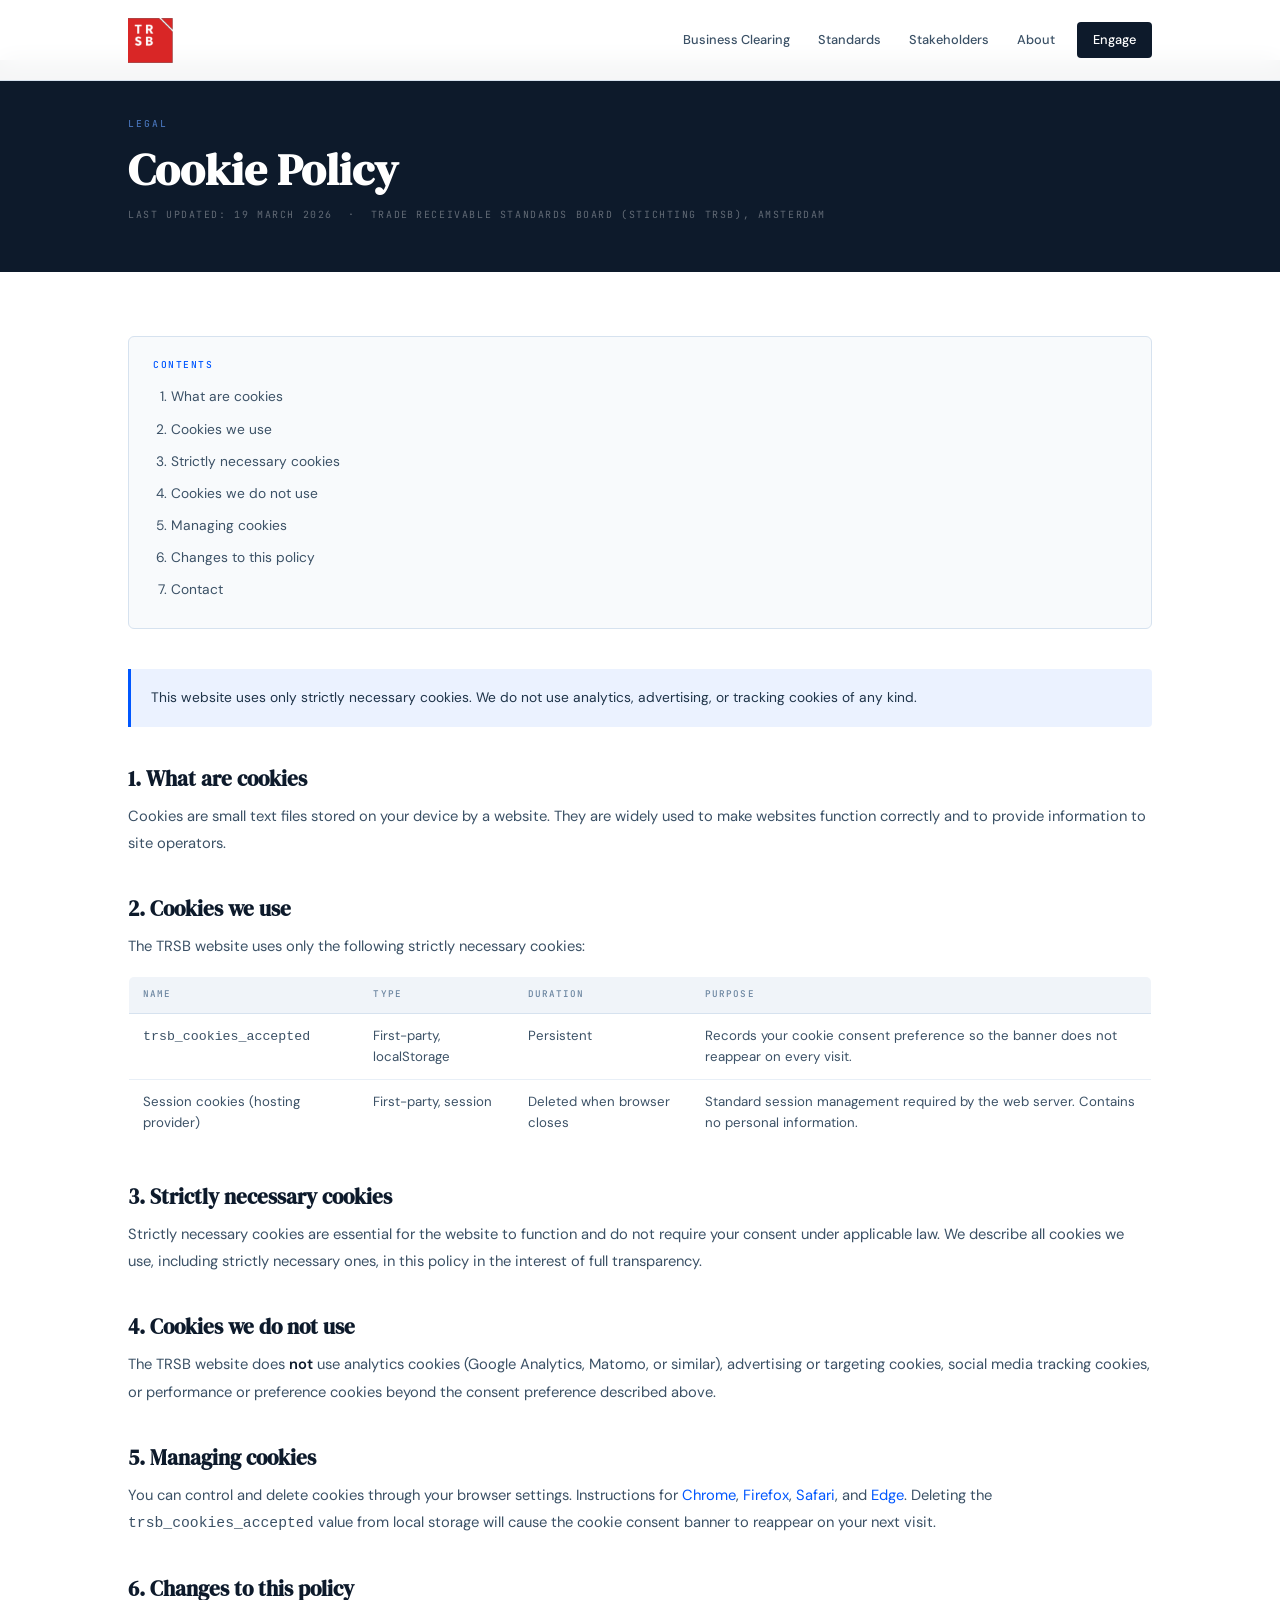
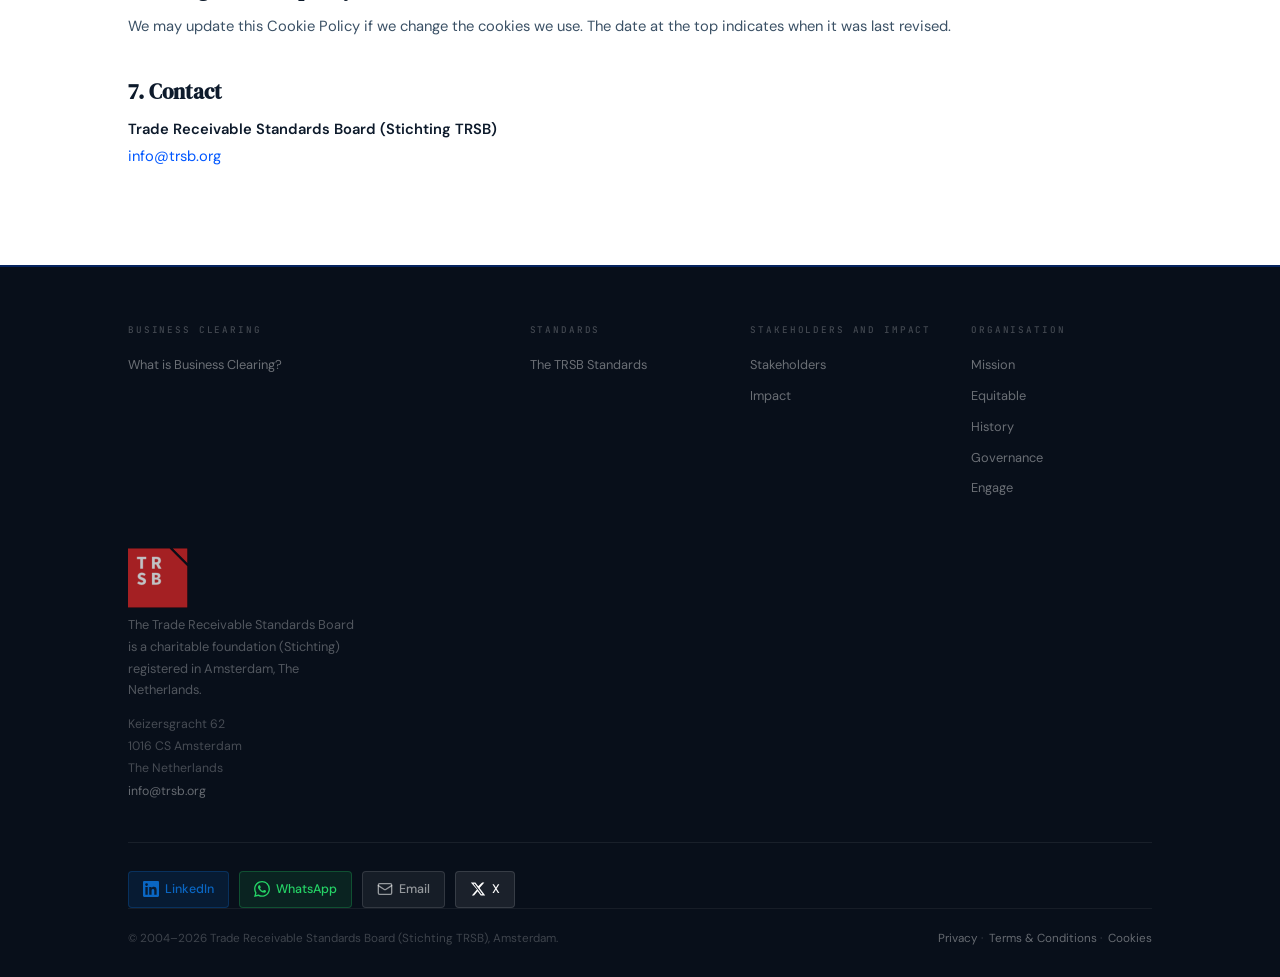
<file: cookies.html>
<!DOCTYPE html>
<html lang="en">
<head>
<meta charset="UTF-8">
<meta name="viewport" content="width=device-width, initial-scale=1.0">
<title>Cookie Policy — TRSB</title>
<meta name="description" content="Cookie Policy for the Trade Receivable Standards Board.">
<link rel="canonical" href="https://trsb-standards.github.io/website/privacy.html">
<meta property="og:type"  content="website">
<meta property="og:title" content="Privacy Statement — TRSB">
<meta property="og:url"   content="https://trsb.org/cookies.html">
<link rel="icon" href="img/favicon.ico" sizes="16x16 32x32 48x48">
<link rel="icon" type="image/png" href="img/logo_trsb_basic.png">
<link rel="preconnect" href="https://fonts.googleapis.com">
<link href="https://fonts.googleapis.com/css2?family=DM+Serif+Display:ital@0;1&family=DM+Sans:wght@300;400;500;600&family=JetBrains+Mono:wght@400;500&display=swap" rel="stylesheet">
<link rel="stylesheet" href="css/base.css">
<link rel="stylesheet" href="css/nav.css">
<link rel="stylesheet" href="css/footer.css">
<link rel="stylesheet" href="css/legal.css">
<link rel="stylesheet" href="css/responsive.css">
</head>
<body>

<div id="site-nav"></div>

<!-- LEGAL HERO -->
<div style="padding-top:60px">
  <div class="legal-hero">
    <div class="container">
      <span class="label" style="color:rgba(100,160,255,0.65)">Legal</span>
      <h1>Cookie Policy</h1>
      <p class="legal-meta">Last updated: 19 March 2026 &nbsp;&middot;&nbsp; Trade Receivable Standards Board (Stichting TRSB), Amsterdam</p>
    </div>
  </div>

  <!-- LEGAL BODY -->
  <div class="legal-body">
    <div class="container">
      <div class="legal-toc">
        <h4>Contents</h4>
        <ol>
      <li><a href="#1">What are cookies</a></li>
      <li><a href="#2">Cookies we use</a></li>
      <li><a href="#3">Strictly necessary cookies</a></li>
      <li><a href="#4">Cookies we do not use</a></li>
      <li><a href="#5">Managing cookies</a></li>
      <li><a href="#6">Changes to this policy</a></li>
      <li><a href="#7">Contact</a></li>
        </ol>
      </div>

    <div class="legal-notice"><p>This website uses only strictly necessary cookies. We do not use analytics, advertising, or tracking cookies of any kind.</p></div>

    <h2 id="1">1. What are cookies</h2>
    <p>Cookies are small text files stored on your device by a website. They are widely used to make websites function correctly and to provide information to site operators.</p>

    <h2 id="2">2. Cookies we use</h2>
    <p>The TRSB website uses only the following strictly necessary cookies:</p>
    <table class="cookie-table">
      <thead><tr><th>Name</th><th>Type</th><th>Duration</th><th>Purpose</th></tr></thead>
      <tbody>
        <tr><td><code>trsb_cookies_accepted</code></td><td>First-party, localStorage</td><td>Persistent</td><td>Records your cookie consent preference so the banner does not reappear on every visit.</td></tr>
        <tr><td>Session cookies (hosting provider)</td><td>First-party, session</td><td>Deleted when browser closes</td><td>Standard session management required by the web server. Contains no personal information.</td></tr>
      </tbody>
    </table>

    <h2 id="3">3. Strictly necessary cookies</h2>
    <p>Strictly necessary cookies are essential for the website to function and do not require your consent under applicable law. We describe all cookies we use, including strictly necessary ones, in this policy in the interest of full transparency.</p>

    <h2 id="4">4. Cookies we do not use</h2>
    <p>The TRSB website does <strong>not</strong> use analytics cookies (Google Analytics, Matomo, or similar), advertising or targeting cookies, social media tracking cookies, or performance or preference cookies beyond the consent preference described above.</p>

    <h2 id="5">5. Managing cookies</h2>
    <p>You can control and delete cookies through your browser settings. Instructions for <a href="https://support.google.com/chrome/answer/95647" target="_blank" rel="noopener">Chrome</a>, <a href="https://support.mozilla.org/en-US/kb/cookies-information-websites-store-on-your-computer" target="_blank" rel="noopener">Firefox</a>, <a href="https://support.apple.com/en-gb/guide/safari/sfri11471/mac" target="_blank" rel="noopener">Safari</a>, and <a href="https://support.microsoft.com/en-us/windows/delete-and-manage-cookies" target="_blank" rel="noopener">Edge</a>. Deleting the <code>trsb_cookies_accepted</code> value from local storage will cause the cookie consent banner to reappear on your next visit.</p>

    <h2 id="6">6. Changes to this policy</h2>
    <p>We may update this Cookie Policy if we change the cookies we use. The date at the top indicates when it was last revised.</p>

    <h2 id="7">7. Contact</h2>
    <p><strong>Trade Receivable Standards Board (Stichting TRSB)</strong><br><a href="mailto:info@trsb.org">info@trsb.org</a></p>
    </div>
  </div>
</div>

<div id="site-footer"></div>

<script src="js/includes.js"></script>
<script src="js/main.js"></script>
</body>
</html>
</file>
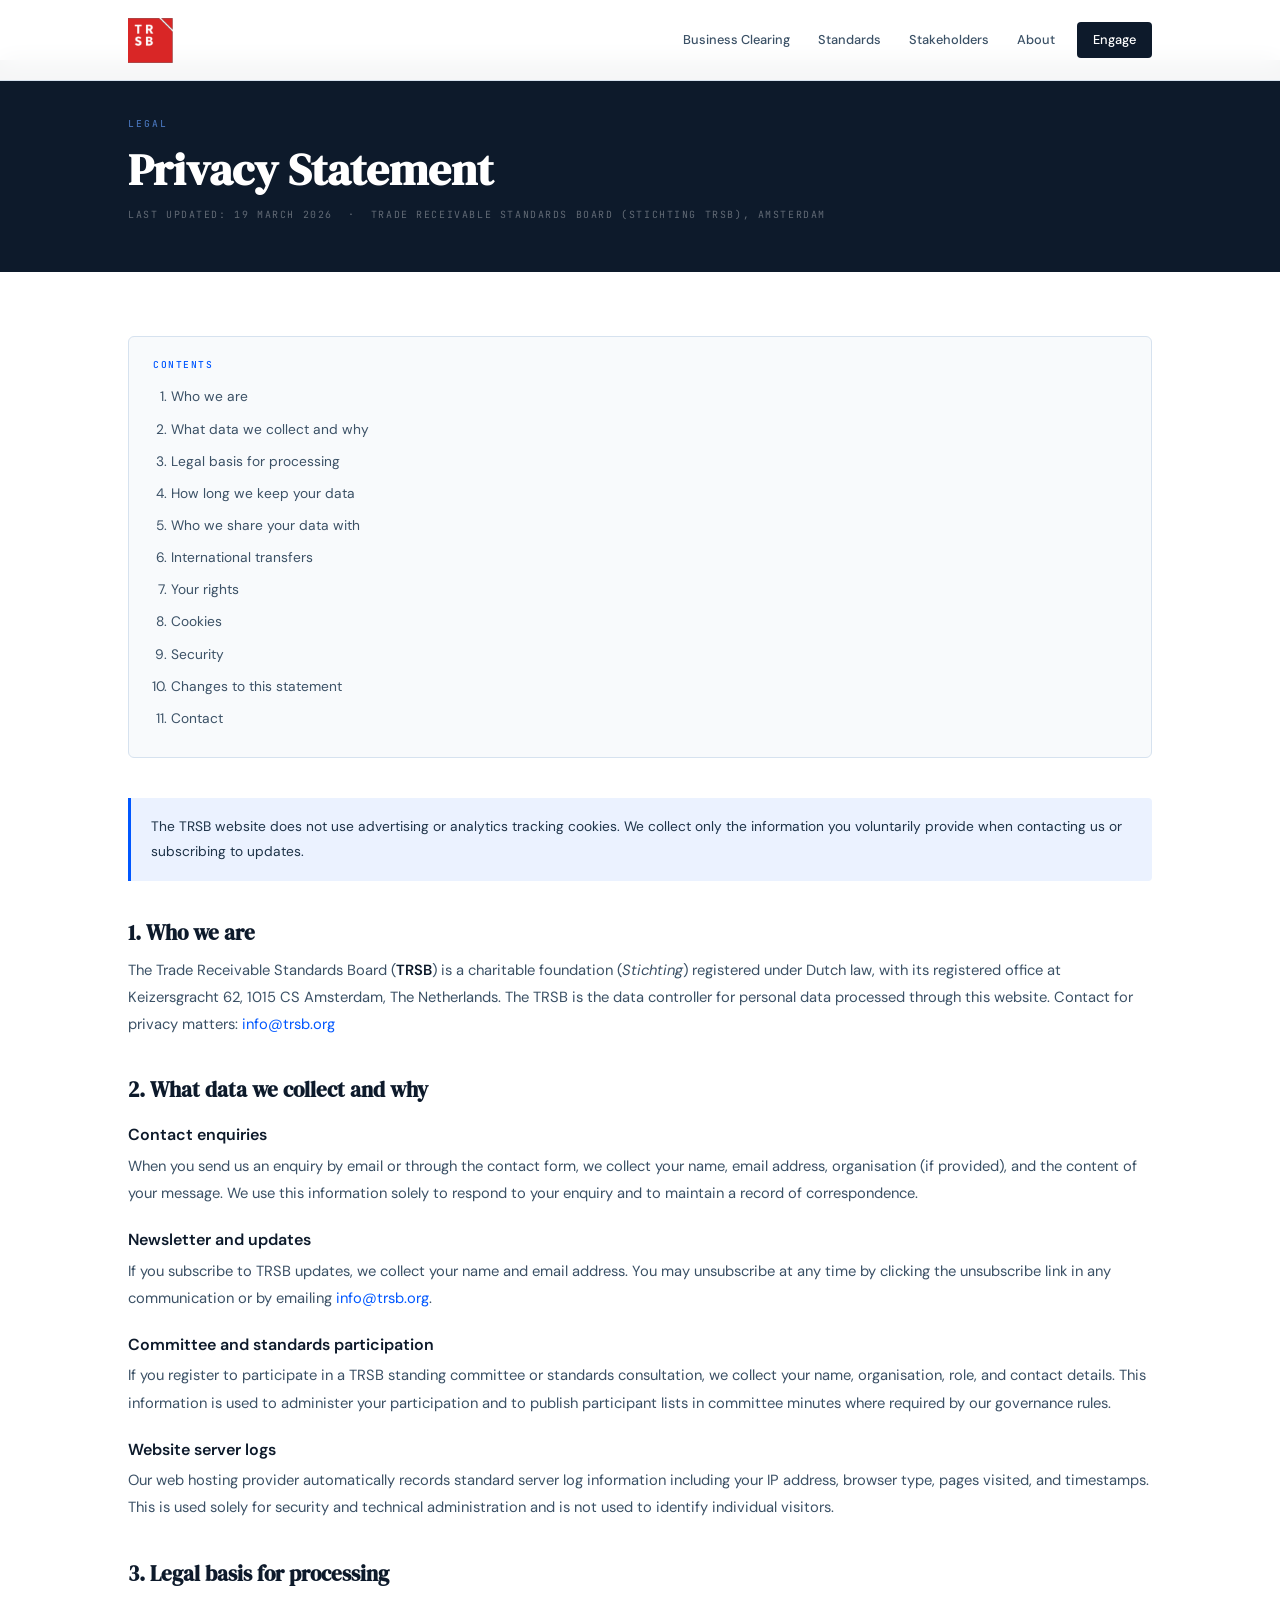
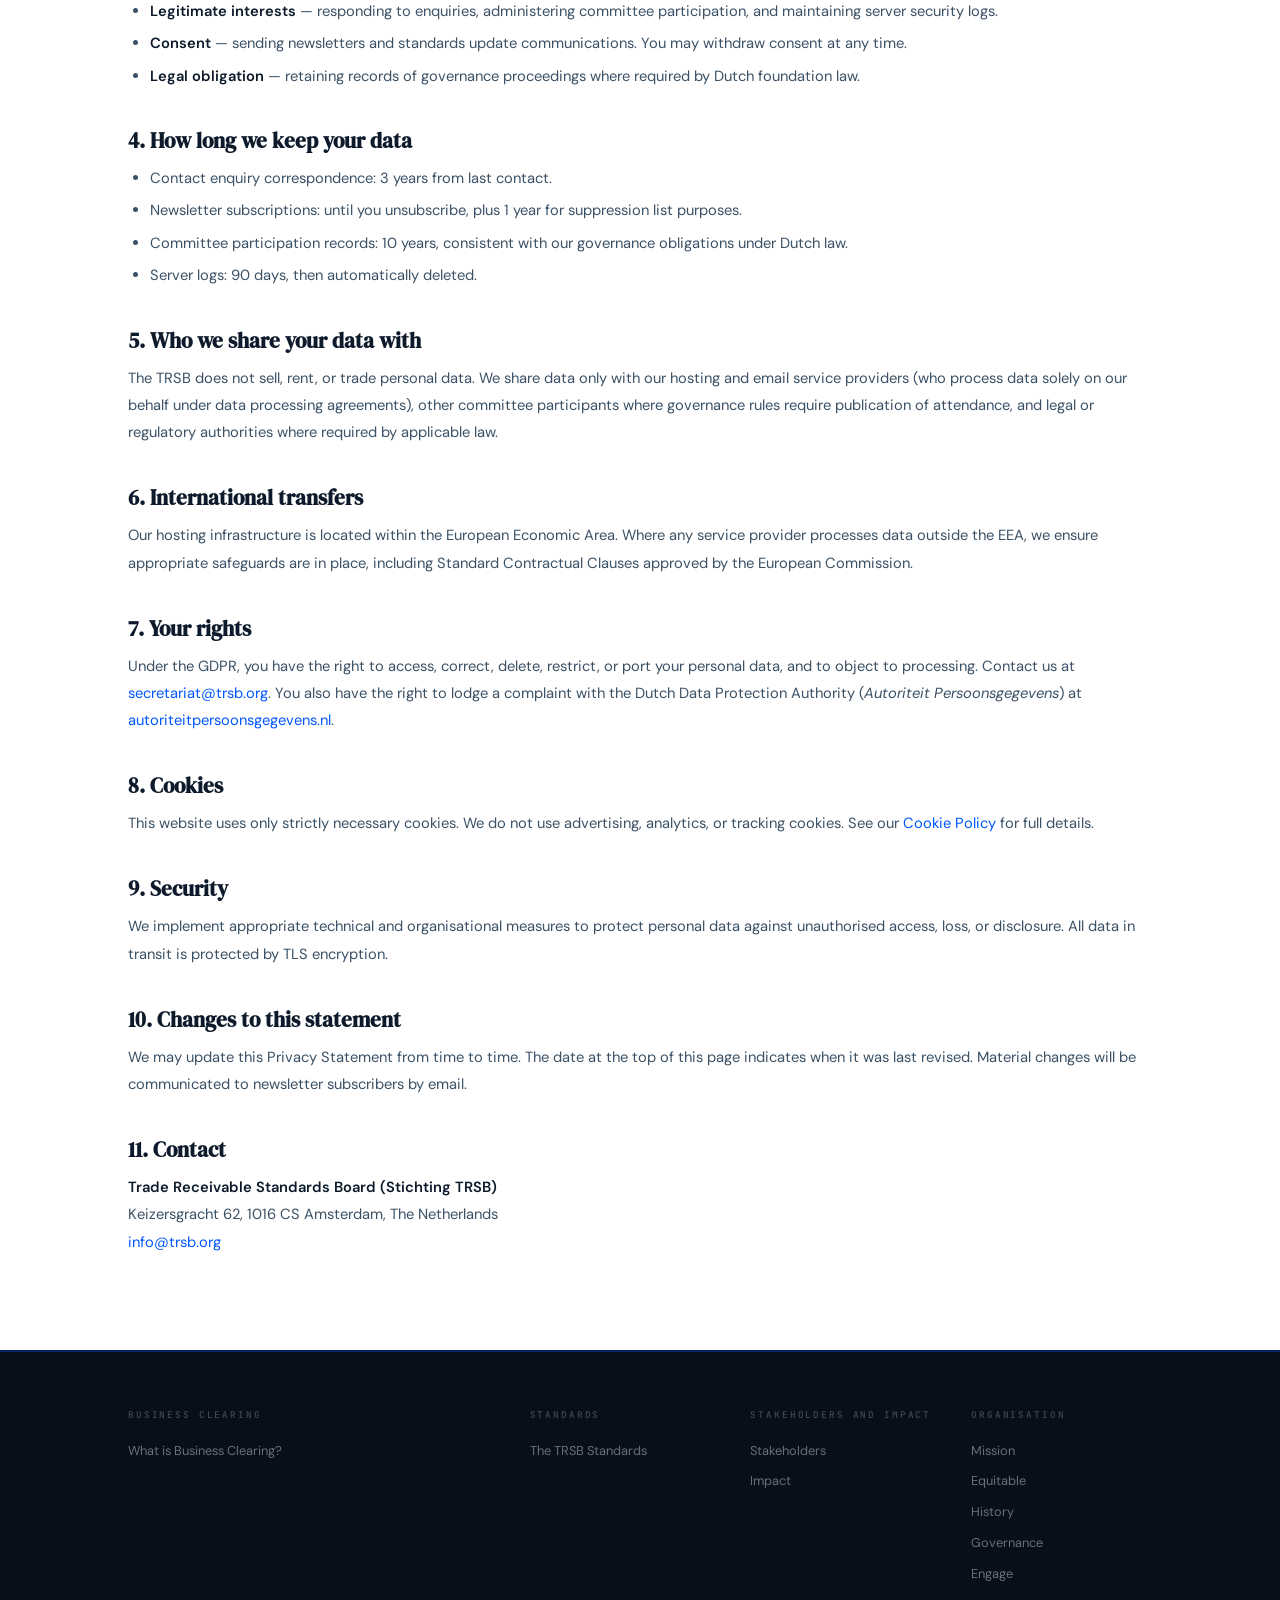
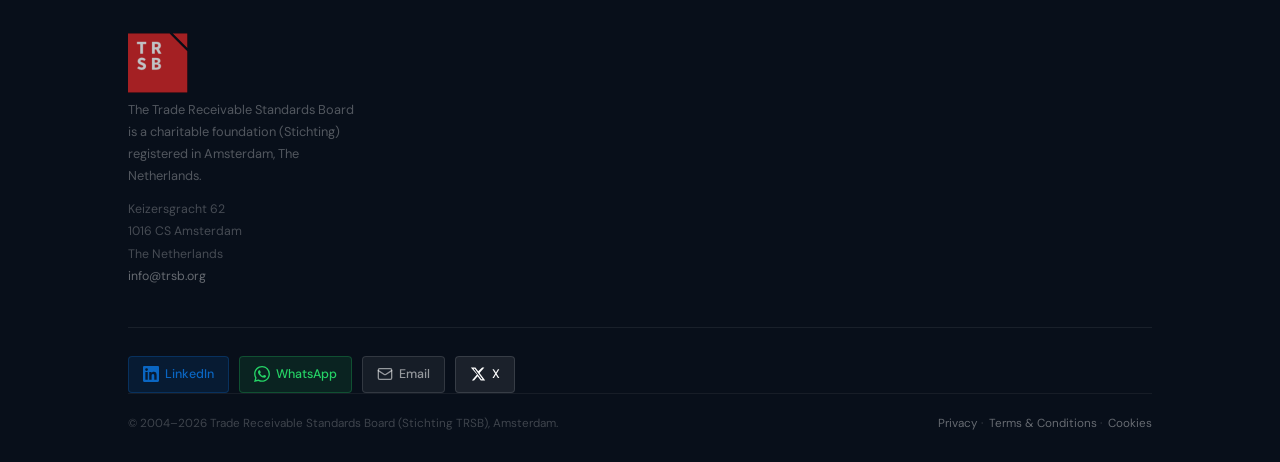
<file: privacy.html>
<!DOCTYPE html>
<html lang="en">
<head>
<meta charset="UTF-8">
<meta name="viewport" content="width=device-width, initial-scale=1.0">
<title>Privacy Statement — TRSB</title>
<meta name="description" content="Privacy Statement for the Trade Receivable Standards Board.">
<link rel="canonical" href="https://trsb-standards.github.io/website/privacy.html">
<meta property="og:type"  content="website">
<meta property="og:title" content="Privacy Statement — TRSB">
<meta property="og:url"   content="https://trsb.org/privacy.html">
<link rel="icon" href="img/favicon.ico" sizes="16x16 32x32 48x48">
<link rel="icon" type="image/png" href="img/logo_trsb_basic.png">
<link rel="preconnect" href="https://fonts.googleapis.com">
<link href="https://fonts.googleapis.com/css2?family=DM+Serif+Display:ital@0;1&family=DM+Sans:wght@300;400;500;600&family=JetBrains+Mono:wght@400;500&display=swap" rel="stylesheet">
<link rel="stylesheet" href="css/base.css">
<link rel="stylesheet" href="css/nav.css">
<link rel="stylesheet" href="css/footer.css">
<link rel="stylesheet" href="css/legal.css">
<link rel="stylesheet" href="css/responsive.css">
</head>
<body>

<div id="site-nav"></div>

<!-- LEGAL HERO -->
<div style="padding-top:60px">
  <div class="legal-hero">
    <div class="container">
      <span class="label" style="color:rgba(100,160,255,0.65)">Legal</span>
      <h1>Privacy Statement</h1>
      <p class="legal-meta">Last updated: 19 March 2026 &nbsp;&middot;&nbsp; Trade Receivable Standards Board (Stichting TRSB), Amsterdam</p>
    </div>
  </div>

  <!-- LEGAL BODY -->
  <div class="legal-body">
    <div class="container">
      <div class="legal-toc">
        <h4>Contents</h4>
        <ol>
      <li><a href="#1">Who we are</a></li>
      <li><a href="#2">What data we collect and why</a></li>
      <li><a href="#3">Legal basis for processing</a></li>
      <li><a href="#4">How long we keep your data</a></li>
      <li><a href="#5">Who we share your data with</a></li>
      <li><a href="#6">International transfers</a></li>
      <li><a href="#7">Your rights</a></li>
      <li><a href="#8">Cookies</a></li>
      <li><a href="#9">Security</a></li>
      <li><a href="#10">Changes to this statement</a></li>
      <li><a href="#11">Contact</a></li>
        </ol>
      </div>

    <div class="legal-notice"><p>The TRSB website does not use advertising or analytics tracking cookies. We collect only the information you voluntarily provide when contacting us or subscribing to updates.</p></div>

    <h2 id="1">1. Who we are</h2>
    <p>The Trade Receivable Standards Board (<strong>TRSB</strong>) is a charitable foundation (<em>Stichting</em>) registered under Dutch law, with its registered office at Keizersgracht 62, 1015 CS Amsterdam, The Netherlands. The TRSB is the data controller for personal data processed through this website. Contact for privacy matters: <a href="mailto:info@trsb.org">info@trsb.org</a></p>

    <h2 id="2">2. What data we collect and why</h2>
    <h3>Contact enquiries</h3>
    <p>When you send us an enquiry by email or through the contact form, we collect your name, email address, organisation (if provided), and the content of your message. We use this information solely to respond to your enquiry and to maintain a record of correspondence.</p>
    <h3>Newsletter and updates</h3>
    <p>If you subscribe to TRSB updates, we collect your name and email address. You may unsubscribe at any time by clicking the unsubscribe link in any communication or by emailing <a href="mailto:info@trsb.org">info@trsb.org</a>.</p>
    <h3>Committee and standards participation</h3>
    <p>If you register to participate in a TRSB standing committee or standards consultation, we collect your name, organisation, role, and contact details. This information is used to administer your participation and to publish participant lists in committee minutes where required by our governance rules.</p>
    <h3>Website server logs</h3>
    <p>Our web hosting provider automatically records standard server log information including your IP address, browser type, pages visited, and timestamps. This is used solely for security and technical administration and is not used to identify individual visitors.</p>

    <h2 id="3">3. Legal basis for processing</h2>
    <ul>
      <li><strong>Legitimate interests</strong> &mdash; responding to enquiries, administering committee participation, and maintaining server security logs.</li>
      <li><strong>Consent</strong> &mdash; sending newsletters and standards update communications. You may withdraw consent at any time.</li>
      <li><strong>Legal obligation</strong> &mdash; retaining records of governance proceedings where required by Dutch foundation law.</li>
    </ul>

    <h2 id="4">4. How long we keep your data</h2>
    <ul>
      <li>Contact enquiry correspondence: 3 years from last contact.</li>
      <li>Newsletter subscriptions: until you unsubscribe, plus 1 year for suppression list purposes.</li>
      <li>Committee participation records: 10 years, consistent with our governance obligations under Dutch law.</li>
      <li>Server logs: 90 days, then automatically deleted.</li>
    </ul>

    <h2 id="5">5. Who we share your data with</h2>
    <p>The TRSB does not sell, rent, or trade personal data. We share data only with our hosting and email service providers (who process data solely on our behalf under data processing agreements), other committee participants where governance rules require publication of attendance, and legal or regulatory authorities where required by applicable law.</p>

    <h2 id="6">6. International transfers</h2>
    <p>Our hosting infrastructure is located within the European Economic Area. Where any service provider processes data outside the EEA, we ensure appropriate safeguards are in place, including Standard Contractual Clauses approved by the European Commission.</p>

    <h2 id="7">7. Your rights</h2>
    <p>Under the GDPR, you have the right to access, correct, delete, restrict, or port your personal data, and to object to processing. Contact us at <a href="mailto:secretariat@trsb.org">secretariat@trsb.org</a>. You also have the right to lodge a complaint with the Dutch Data Protection Authority (<em>Autoriteit Persoonsgegevens</em>) at <a href="https://www.autoriteitpersoonsgegevens.nl" target="_blank" rel="noopener">autoriteitpersoonsgegevens.nl</a>.</p>

    <h2 id="8">8. Cookies</h2>
    <p>This website uses only strictly necessary cookies. We do not use advertising, analytics, or tracking cookies. See our <a href="cookies.html">Cookie Policy</a> for full details.</p>

    <h2 id="9">9. Security</h2>
    <p>We implement appropriate technical and organisational measures to protect personal data against unauthorised access, loss, or disclosure. All data in transit is protected by TLS encryption.</p>

    <h2 id="10">10. Changes to this statement</h2>
    <p>We may update this Privacy Statement from time to time. The date at the top of this page indicates when it was last revised. Material changes will be communicated to newsletter subscribers by email.</p>

    <h2 id="11">11. Contact</h2>
    <p><strong>Trade Receivable Standards Board (Stichting TRSB)</strong><br>Keizersgracht 62, 1016 CS Amsterdam, The Netherlands<br><a href="mailto:info@trsb.org">info@trsb.org</a></p>
    </div>
  </div>
</div>

<div id="site-footer"></div>

<script src="js/includes.js"></script>
<script src="js/main.js"></script>
</body>
</html>
</file>
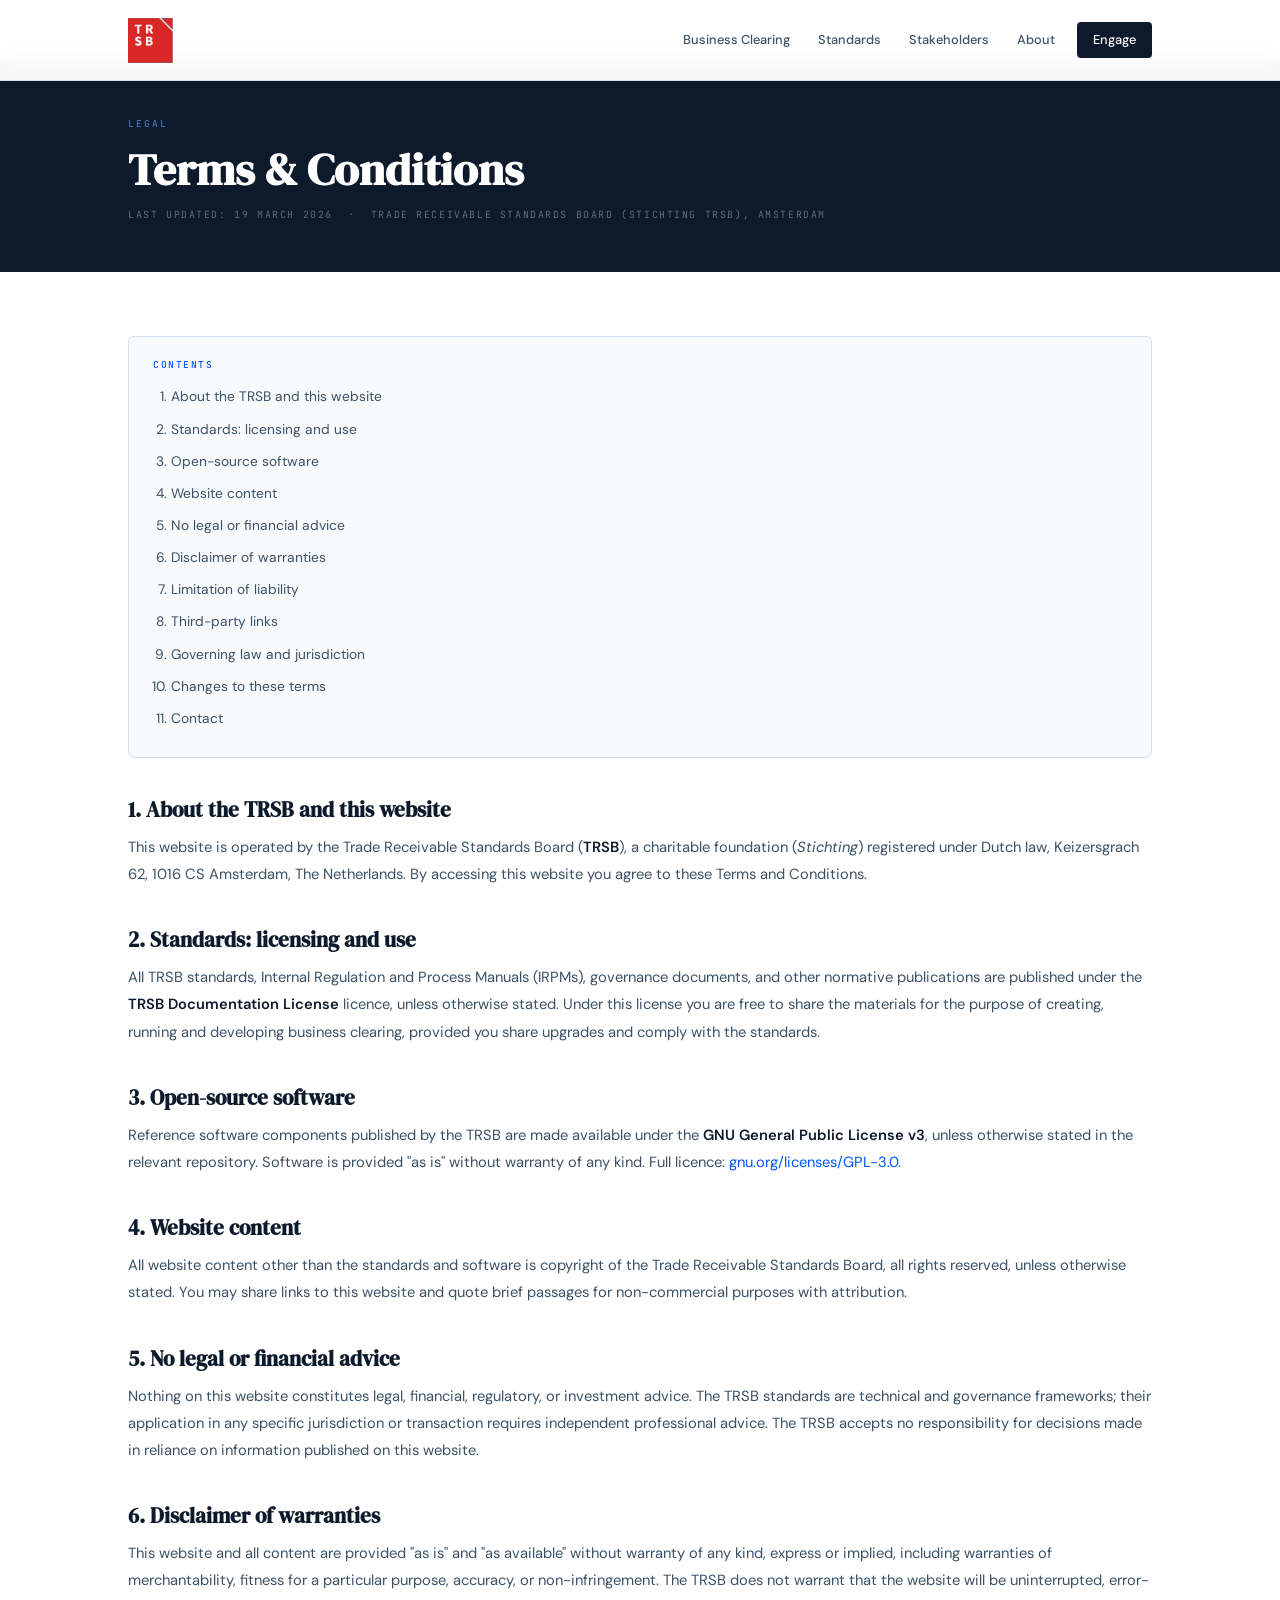
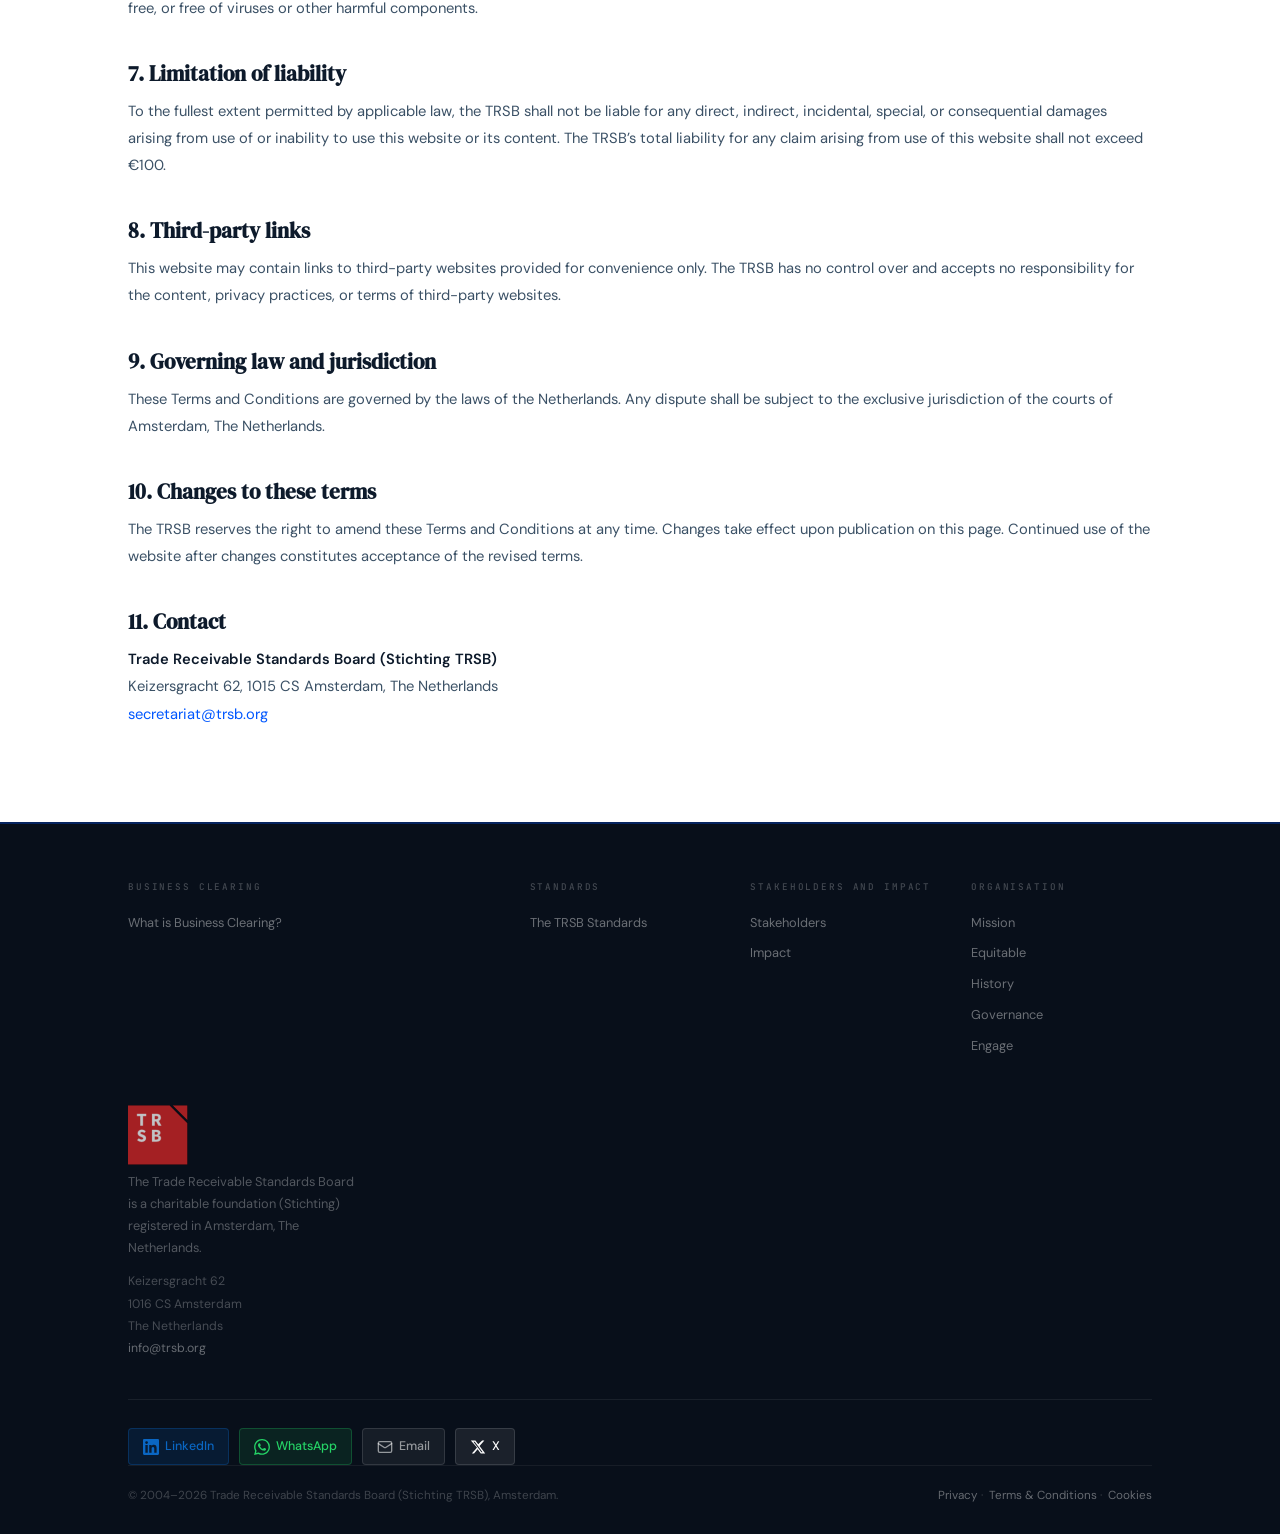
<file: terms.html>
<!DOCTYPE html>
<html lang="en">
<head>
<meta charset="UTF-8">
<meta name="viewport" content="width=device-width, initial-scale=1.0">
<title>Terms & Conditions — TRSB</title>
<meta name="description" content="Terms & Conditions for the Trade Receivable Standards Board.">
<link rel="canonical" href="https://trsb-standards.github.io/website/privacy.html">
<meta property="og:type"  content="website">
<meta property="og:title" content="Privacy Statement — TRSB">
<meta property="og:url"   content="https://trsb.org/terms.html">
<link rel="icon" href="img/favicon.ico" sizes="16x16 32x32 48x48">
<link rel="icon" type="image/png" href="img/logo_trsb_basic.png">
<link rel="preconnect" href="https://fonts.googleapis.com">
<link href="https://fonts.googleapis.com/css2?family=DM+Serif+Display:ital@0;1&family=DM+Sans:wght@300;400;500;600&family=JetBrains+Mono:wght@400;500&display=swap" rel="stylesheet">
<link rel="stylesheet" href="css/base.css">
<link rel="stylesheet" href="css/nav.css">
<link rel="stylesheet" href="css/footer.css">
<link rel="stylesheet" href="css/legal.css">
<link rel="stylesheet" href="css/responsive.css">
</head>
<body>

<div id="site-nav"></div>

<!-- LEGAL HERO -->
<div style="padding-top:60px">
  <div class="legal-hero">
    <div class="container">
      <span class="label" style="color:rgba(100,160,255,0.65)">Legal</span>
      <h1>Terms & Conditions</h1>
      <p class="legal-meta">Last updated: 19 March 2026 &nbsp;&middot;&nbsp; Trade Receivable Standards Board (Stichting TRSB), Amsterdam</p>
    </div>
  </div>

  <!-- LEGAL BODY -->
  <div class="legal-body">
    <div class="container">
      <div class="legal-toc">
        <h4>Contents</h4>
        <ol>
      <li><a href="#1">About the TRSB and this website</a></li>
      <li><a href="#2">Standards: licensing and use</a></li>
      <li><a href="#3">Open-source software</a></li>
      <li><a href="#4">Website content</a></li>
      <li><a href="#5">No legal or financial advice</a></li>
      <li><a href="#6">Disclaimer of warranties</a></li>
      <li><a href="#7">Limitation of liability</a></li>
      <li><a href="#8">Third-party links</a></li>
      <li><a href="#9">Governing law and jurisdiction</a></li>
      <li><a href="#10">Changes to these terms</a></li>
      <li><a href="#11">Contact</a></li>
        </ol>
      </div>

    <h2 id="1">1. About the TRSB and this website</h2>
    <p>This website is operated by the Trade Receivable Standards Board (<strong>TRSB</strong>), a charitable foundation (<em>Stichting</em>) registered under Dutch law, Keizersgrach 62, 1016 CS Amsterdam, The Netherlands. By accessing this website you agree to these Terms and Conditions.</p>

    <h2 id="2">2. Standards: licensing and use</h2>
    <p>All TRSB standards, Internal Regulation and Process Manuals (IRPMs), governance documents, and other normative publications are published under the <strong>TRSB Documentation License</strong> licence, unless otherwise stated. Under this license you are free to share the materials for the  purpose of creating, running and developing business clearing, provided you share upgrades and comply with the standards.</p>

    <h2 id="3">3. Open-source software</h2>
    <p>Reference software components published by the TRSB are made available under the <strong>GNU General Public License v3</strong>, unless otherwise stated in the relevant repository. Software is provided "as is" without warranty of any kind. Full licence: <a href="https://www.gnu.org/licenses/gpl-3.0.html" target="_blank" rel="noopener">gnu.org/licenses/GPL-3.0</a>.</p>

    <h2 id="4">4. Website content</h2>
    <p>All website content other than the standards and software is copyright of the Trade Receivable Standards Board, all rights reserved, unless otherwise stated. You may share links to this website and quote brief passages for non-commercial purposes with attribution.</p>

    <h2 id="5">5. No legal or financial advice</h2>
    <p>Nothing on this website constitutes legal, financial, regulatory, or investment advice. The TRSB standards are technical and governance frameworks; their application in any specific jurisdiction or transaction requires independent professional advice. The TRSB accepts no responsibility for decisions made in reliance on information published on this website.</p>

    <h2 id="6">6. Disclaimer of warranties</h2>
    <p>This website and all content are provided "as is" and "as available" without warranty of any kind, express or implied, including warranties of merchantability, fitness for a particular purpose, accuracy, or non-infringement. The TRSB does not warrant that the website will be uninterrupted, error-free, or free of viruses or other harmful components.</p>

    <h2 id="7">7. Limitation of liability</h2>
    <p>To the fullest extent permitted by applicable law, the TRSB shall not be liable for any direct, indirect, incidental, special, or consequential damages arising from use of or inability to use this website or its content. The TRSB&rsquo;s total liability for any claim arising from use of this website shall not exceed &euro;100.</p>

    <h2 id="8">8. Third-party links</h2>
    <p>This website may contain links to third-party websites provided for convenience only. The TRSB has no control over and accepts no responsibility for the content, privacy practices, or terms of third-party websites.</p>

    <h2 id="9">9. Governing law and jurisdiction</h2>
    <p>These Terms and Conditions are governed by the laws of the Netherlands. Any dispute shall be subject to the exclusive jurisdiction of the courts of Amsterdam, The Netherlands.</p>

    <h2 id="10">10. Changes to these terms</h2>
    <p>The TRSB reserves the right to amend these Terms and Conditions at any time. Changes take effect upon publication on this page. Continued use of the website after changes constitutes acceptance of the revised terms.</p>

    <h2 id="11">11. Contact</h2>
    <p><strong>Trade Receivable Standards Board (Stichting TRSB)</strong><br>Keizersgracht 62, 1015 CS Amsterdam, The Netherlands<br><a href="mailto:secretariat@trsb.org">secretariat@trsb.org</a></p>
    </div>
  </div>
</div>

<div id="site-footer"></div>

<script src="js/includes.js"></script>
<script src="js/main.js"></script>
</body>
</html>
</file>
<file: css/base.css>
/* TRSB — Base: reset, variables, typography, utilities
   Shared by index.html and all legal pages */

*, *::before, *::after { box-sizing: border-box; margin: 0; padding: 0; }
:root {
  --ink:    #0D1A2B;
  --ink2:   #1E3348;
  --ink3:   #3B5166;
  --mid:    #6B85A0;
  --pale:   #F0F4F9;
  --pale2:  #F8FAFC;
  --white:  #FFFFFF;
  --accent: #0057FF;
  --acl:    #3380FF;
  --acpale: #EBF2FF;
  --green:  #00875A;
  --greenpale: #E3F5EE;
  --border: #D6E2EF;
  --bord2:  #E8EFF7;
  --gold:   #C08020;
  --serif:  'DM Serif Display', Georgia, serif;
  --sans:   'DM Sans', sans-serif;
  --mono:   'JetBrains Mono', monospace;
}
html { scroll-behavior: smooth; }
body { font-family: var(--sans); font-size: 16px; line-height: 1.7; color: var(--ink); background: var(--white); overflow-x: hidden; }
h1,h2,h3 { font-family: var(--serif); line-height: 1.15; color: var(--ink); }
h1 { font-size: clamp(2.4rem, 5vw, 4rem); }
h2 { font-size: clamp(1.7rem, 3.5vw, 2.6rem); }
h3 { font-size: 1.2rem; font-family: var(--sans); font-weight: 600; }
h4 { font-family: var(--mono); font-size: 0.62rem; font-weight: 500; letter-spacing: 0.18em; text-transform: uppercase; color: var(--accent); }
p  { color: var(--ink3); font-size: 0.95rem; line-height: 1.85; }
a  { color: var(--accent); text-decoration: none; }
a:hover { text-decoration: underline; }
strong { color: var(--ink); font-weight: 600; }
blockquote { font-family: var(--serif); font-size: 1.15rem; font-style: italic; color: var(--ink2); border-left: 3px solid var(--accent); padding: 6px 0 6px 24px; margin: 28px 0; line-height: 1.7; }
.container { max-width: 1120px; margin: 0 auto; padding: 0 48px; }
section { padding: 80px 0; }
.label { display: block; font-family: var(--mono); font-size: 0.6rem; font-weight: 500; letter-spacing: 0.2em; text-transform: uppercase; color: var(--accent); margin-bottom: 12px; }
.rule  { width: 32px; height: 2px; background: var(--accent); margin: 16px 0 28px; border-radius: 2px; }
.rule-c { margin-left: auto; margin-right: auto; }
hr.hrule { border: none; border-top: 1px solid var(--bord2); margin: 28px 0; }

/* ===== FADE ===== */
.fade { opacity: 0; transform: translateY(14px); transition: opacity 0.45s ease, transform 0.45s ease; }
.fade.in { opacity: 1; transform: none; }
.fade.d1 { transition-delay: 0.08s; }
.fade.d2 { transition-delay: 0.16s; }
/* Ensure content is visible if JS is disabled or observer never fires */
@media print { .fade { opacity: 1 !important; transform: none !important; } }
</file>
<file: css/nav.css>
/* TRSB — Navigation */

nav#sitenav {
  position: fixed; top: 0; left: 0; right: 0; z-index: 200;
  background: rgba(255,255,255,0.96);
  backdrop-filter: blur(12px);
  -webkit-backdrop-filter: blur(12px);
  border-bottom: 1px solid var(--border);
  transition: box-shadow 0.3s;
}
.nav-inner {
  max-width: 1120px; margin: 0 auto; padding: 0 48px;
  height: 80px; display: flex; align-items: center;
  justify-content: space-between;
}

/* ── Logo ── */
.nav-logo {
  display: flex; align-items: center; gap: 10px;
  text-decoration: none; flex-shrink: 0;
}
.nav-logo img { height: 45px; display: block; }

/* ── Desktop links ── */
.nav-links { display: flex; align-items: center; gap: 0; }
.nav-links a {
  font-family: var(--sans); font-size: 0.8rem; font-weight: 500;
  color: var(--ink3); padding: 8px 14px;
  transition: color 0.15s; white-space: nowrap; text-decoration: none;
}
.nav-links a:hover { color: var(--ink); }
.nav-cta {
  background: var(--ink) !important; color: var(--white) !important;
  border-radius: 4px; margin-left: 8px; padding: 7px 16px !important;
  transition: background 0.15s !important;
}
.nav-cta:hover { background: var(--accent) !important; }

/* ── Hamburger button (hidden on desktop) ── */
.nav-burger {
  display: none; flex-direction: column; justify-content: center;
  gap: 5px; width: 36px; height: 36px;
  background: none; border: none; cursor: pointer;
  padding: 4px; border-radius: 4px; transition: background 0.15s;
}
.nav-burger:hover { background: var(--pale); }
.nav-burger span {
  display: block; width: 22px; height: 2px;
  background: var(--ink); border-radius: 2px;
  transition: transform 0.25s ease, opacity 0.25s ease;
  transform-origin: center;
}
.nav-burger.open span:nth-child(1) { transform: translateY(7px) rotate(45deg); }
.nav-burger.open span:nth-child(2) { opacity: 0; transform: scaleX(0); }
.nav-burger.open span:nth-child(3) { transform: translateY(-7px) rotate(-45deg); }

/* ── Mobile drawer ── */
.nav-drawer {
  display: none;
  position: absolute; top: 60px; left: 0; right: 0;
  background: rgba(255,255,255,0.98);
  backdrop-filter: blur(16px); -webkit-backdrop-filter: blur(16px);
  border-bottom: 1px solid var(--border);
  box-shadow: 0 8px 32px rgba(13,26,43,0.10);
  padding: 8px 0 16px;
  animation: drawerSlide 0.2s ease;
}
@keyframes drawerSlide {
  from { opacity: 0; transform: translateY(-8px); }
  to   { opacity: 1; transform: translateY(0); }
}
.nav-drawer.open { display: block; }
.nav-drawer a {
  display: block; font-family: var(--sans); font-size: 0.92rem; font-weight: 500;
  color: var(--ink2); padding: 13px 24px; text-decoration: none;
  border-bottom: 1px solid var(--bord2); transition: background 0.1s, color 0.1s;
}
.nav-drawer a:last-child { border-bottom: none; }
.nav-drawer a:hover { background: var(--pale); color: var(--accent); }
.nav-drawer .drawer-cta {
  margin: 12px 24px 0; display: block; text-align: center;
  background: var(--ink); color: #fff !important;
  border-radius: 4px; padding: 12px 24px !important; border-bottom: none !important;
}
.nav-drawer .drawer-cta:hover { background: var(--accent) !important; }

/* ── Collapse to burger at 768px ── */
@media (max-width: 768px) {
  .nav-inner { padding: 0 20px; }
  .nav-links  { display: none; }
  .nav-burger { display: flex; }
}
</file>
<file: css/hero.css>
/* TRSB — Hero section */

/* ===== HERO ===== */
#hero {
  padding-top: 60px;
  background: var(--ink);
  position: relative;
}
.hero-grid-bg {
  position: absolute; inset: 0;
  overflow: hidden;
  background-image:
    linear-gradient(rgba(0,87,255,0.06) 1px, transparent 1px),
    linear-gradient(90deg, rgba(0,87,255,0.06) 1px, transparent 1px);
  background-size: 48px 48px;
  mask-image: radial-gradient(ellipse 80% 60% at 60% 40%, black 30%, transparent 80%);
}
.hero-accent-bar { position: absolute; top: 60px; left: 0; right: 0; height: 3px; background: linear-gradient(90deg, var(--accent), #7B3FFF, transparent); }
.hero-inner { max-width: 1120px; margin: 0 auto; padding: 80px 48px 72px; display: grid; grid-template-columns: 1fr 380px; gap: 72px; align-items: center; position: relative; z-index: 2; }
.hero-tag { display: inline-flex; align-items: center; gap: 8px; background: rgba(0,87,255,0.15); border: 1px solid rgba(0,87,255,0.3); border-radius: 100px; padding: 5px 14px 5px 8px; margin-bottom: 24px; }
.hero-tag-dot { width: 6px; height: 6px; border-radius: 50%; background: var(--acl); }
.hero-tag span { font-family: var(--mono); font-size: 0.62rem; font-weight: 500; letter-spacing: 0.14em; text-transform: uppercase; color: rgba(255,255,255,0.65); }
.hero-h1 { color: #fff; margin-bottom: 20px; }
.hero-h1 em { font-style: italic; color: rgba(255,255,255,0.55); }
.hero-sub { font-family: var(--sans); font-size: 1.05rem; color: rgba(255,255,255,0.55); line-height: 1.7; max-width: 540px; margin-bottom: 36px; font-weight: 300; }
.hero-actions { display: flex; gap: 14px; flex-wrap: wrap; }
.btn-primary { display: inline-block; background: var(--accent); color: #fff; font-family: var(--sans); font-size: 0.86rem; font-weight: 600; padding: 11px 24px; border-radius: 4px; transition: background 0.15s, transform 0.1s; }
.btn-primary:hover { background: var(--acl); text-decoration: none; transform: translateY(-1px); }
.btn-ghost { display: inline-block; color: rgba(255,255,255,0.65); font-family: var(--sans); font-size: 0.86rem; font-weight: 500; padding: 11px 24px; border: 1px solid rgba(255,255,255,0.18); border-radius: 4px; transition: all 0.15s; }
.btn-ghost:hover { color: #fff; border-color: rgba(255,255,255,0.4); text-decoration: none; }

/* Hero conviction grid */
.hero-convictions { display: grid; grid-template-columns: 1fr 1fr; gap: 2px; background: rgba(255,255,255,0.06); border-radius: 8px; overflow: hidden; }
.hc-item { background: rgba(255,255,255,0.03); padding: 22px 20px; position: relative; transition: background 0.2s; }
.hc-item:hover { background: rgba(0,87,255,0.1); }
.hc-problem { font-family: var(--mono); font-size: 0.6rem; font-weight: 500; letter-spacing: 0.16em; text-transform: uppercase; color: rgba(255,120,80,0.75); margin-bottom: 8px; }
.hc-title { font-family: var(--serif); font-size: 1.05rem; color: #fff; line-height: 1.2; margin-bottom: 8px; }
.hc-principle { font-size: 0.78rem; color: rgba(255,255,255,0.38); line-height: 1.6; }

/* Hero strip */
.hero-strip { background: rgba(0,0,0,0.3); border-top: 1px solid rgba(255,255,255,0.07); position: relative; z-index: 2; }
.hero-strip-inner { max-width: 1120px; margin: 0 auto; padding: 0 48px; display: flex; flex-wrap: wrap; }
.hero-strip-inner a { font-family: var(--mono); font-size: 0.65rem; font-weight: 500; letter-spacing: 0.1em; text-transform: uppercase; color: rgba(255,255,255,0.4); padding: 12px 18px; border-right: 1px solid rgba(255,255,255,0.06); transition: color 0.15s; }
.hero-strip-inner a:hover { color: rgba(255,255,255,0.75); text-decoration: none; }
</file>
<file: css/sections.css>
/* TRSB — Content sections
   problem · about/business-clearing · dvpi · registrales
   architecture · csd-design · tech-openness · standards
   stakeholders · impact · mission · governance · history
   equitable · contact */

/* ===== THE PROBLEM WE SOLVE ===== */
#problem { background: var(--white); padding: 80px 0; }
.problem-intro { max-width: 760px; margin: 0 auto 56px; text-align: center; }
.problem-intro h2 { margin-bottom: 16px; }
.problem-intro p { font-size: 1rem; color: var(--ink3); }
/* stacked cards, each with 3 columns */
.problem-cards { display: grid; grid-template-columns: 1fr; gap: 2px; background: var(--border); border: 1px solid var(--border); border-radius: 8px; overflow: hidden; }
.prob-card { background: var(--white); display: grid; grid-template-columns: 220px 1fr 1fr; }
/* Col 1: number + headline */
.prob-label-col { padding: 32px 28px; border-right: 1px solid var(--bord2); display: flex; flex-direction: column; justify-content: flex-start; background: var(--pale2); }
.prob-num { font-family: var(--mono); font-size: 0.57rem; font-weight: 500; letter-spacing: 0.18em; text-transform: uppercase; color: var(--accent); margin-bottom: 12px; display: block; }
.prob-label-col h3 { font-family: var(--serif); font-size: 1.2rem; color: var(--ink); line-height: 1.25; margin: 0; }
/* Col 2: situation + existing initiatives */
.prob-body-col { padding: 32px 28px; border-right: 1px solid var(--bord2); }
.prob-body-col p { font-size: 0.86rem; color: var(--ink3); line-height: 1.8; margin-bottom: 14px; }
.prob-body-col p:last-of-type { margin-bottom: 0; }
.prob-initiatives { margin-top: 18px; padding-top: 16px; border-top: 1px solid var(--bord2); }
.prob-init-label { font-family: var(--mono); font-size: 0.56rem; font-weight: 500; letter-spacing: 0.16em; text-transform: uppercase; color: var(--mid); margin-bottom: 6px; }
.prob-init-text { font-size: 0.82rem; color: var(--mid); line-height: 1.7; font-style: italic; }
/* Col 3: TRSB answer */
.prob-answer-col { padding: 32px 28px; background: var(--acpale); border-left: 3px solid var(--accent); }
.prob-answer-label { font-family: var(--mono); font-size: 0.56rem; font-weight: 500; letter-spacing: 0.16em; text-transform: uppercase; color: var(--accent); margin-bottom: 10px; }
.prob-answer-col p { font-size: 0.86rem; color: var(--ink2); line-height: 1.8; margin-bottom: 0; }

/* ===== ABOUT ===== */
#about { background: var(--pale2); border-top: 1px solid var(--border); border-bottom: 1px solid var(--border); }
.about-grid { display: grid; grid-template-columns: 1.55fr 1fr; gap: 72px; }
.about-body p { margin-bottom: 16px; }
.about-body p:last-child { margin-bottom: 0; }
.about-sidebar { border-left: 1px solid var(--border); padding-left: 36px; }
.sb-block { margin-bottom: 28px; }
.sb-block:last-child { margin-bottom: 0; }
.sb-block h4 { margin-bottom: 10px; }
.sb-block p { font-size: 0.86rem; }
.sf-num { font-family: var(--serif); font-size: 2rem; color: var(--accent); line-height: 1; margin-bottom: 4px; }
.sf-label { font-size: 0.76rem; color: var(--mid); line-height: 1.5; margin-bottom: 16px; }

/* ===== DVP-i ===== */
#dvpi { background: var(--ink); padding: 64px 0; }
.dvpi-inner { display: grid; grid-template-columns: 1fr 1.6fr; gap: 64px; align-items: start; }
.dvpi-badge { background: rgba(0,87,255,0.15); border: 1px solid rgba(0,87,255,0.3); border-radius: 8px; padding: 28px 24px; text-align: center; }
.dvpi-abbr { font-family: var(--serif); font-size: 3rem; color: #fff; line-height: 1; margin-bottom: 10px; }
.dvpi-defn { font-size: 0.82rem; color: rgba(255,255,255,0.4); line-height: 1.6; }
.dvpi-defn strong { color: rgba(255,255,255,0.7); }
.dvpi-body h3 { color: #fff; font-family: var(--serif); font-size: 1.4rem; margin-bottom: 14px; }
.dvpi-body p { font-size: 0.9rem; color: rgba(255,255,255,0.5); margin-bottom: 12px; }
.dvpi-steps { margin-top: 24px; display: grid; grid-template-columns: repeat(3, 1fr); gap: 6px; }
.ds { background: rgba(255,255,255,0.04); border: 1px solid rgba(255,255,255,0.08); border-radius: 4px; padding: 12px 14px; }
.ds .sn { font-family: var(--mono); font-size: 0.58rem; font-weight: 500; letter-spacing: 0.14em; text-transform: uppercase; color: var(--acl); margin-bottom: 5px; }
.ds p { font-size: 0.78rem; color: rgba(255,255,255,0.4); line-height: 1.55; margin: 0; }

/* ===== MISSION ===== */
#mission { background: var(--white); }
.mission-intro { max-width: 680px; margin-bottom: 44px; }
.pillars { display: grid; grid-template-columns: repeat(3, 1fr); gap: 20px; }
.pillar { border: 1px solid var(--border); border-radius: 6px; padding: 28px 24px; transition: border-color 0.2s, box-shadow 0.2s; }
.pillar:hover { border-color: var(--accent); box-shadow: 0 4px 20px rgba(0,87,255,0.08); }
.pillar h4 { margin-bottom: 10px; }
.pillar h3 { font-family: var(--sans); font-size: 0.97rem; font-weight: 600; margin-bottom: 10px; color: var(--ink); }
.pillar p { font-size: 0.85rem; }

/* ===== VELOCITY ===== */
#velocity { background: var(--pale2); border-top: 1px solid var(--border); border-bottom: 1px solid var(--border); }
.vel-grid { display: grid; grid-template-columns: 1fr 1fr; gap: 72px; align-items: start; }
.vel-body p { margin-bottom: 16px; font-size: 0.93rem; }
.v-figs { display: grid; grid-template-columns: 1fr 1fr; gap: 16px; }
.vf { border: 1px solid var(--border); border-left: 3px solid var(--accent); background: var(--white); padding: 20px; border-radius: 0 4px 4px 0; }
.vf .n { font-family: var(--serif); font-size: 1.9rem; color: var(--accent); line-height: 1; margin-bottom: 6px; }
.vf .l { font-size: 0.77rem; color: var(--mid); line-height: 1.5; }

/* ===== JURISDICTIONS ===== */
#jurisdictions { background: var(--white); }
.j-table { width: 100%; border-collapse: collapse; margin-top: 28px; font-size: 0.83rem; border-radius: 6px; overflow: hidden; border: 1px solid var(--border); }
.j-table th { font-family: var(--mono); font-size: 0.6rem; font-weight: 500; letter-spacing: 0.12em; text-transform: uppercase; color: var(--mid); text-align: left; padding: 10px 16px; background: var(--pale); border-bottom: 1px solid var(--border); }
.j-table td { padding: 13px 16px; border-bottom: 1px solid var(--bord2); vertical-align: top; color: var(--ink3); line-height: 1.6; }
.j-table tr:last-child td { border-bottom: none; }
.j-table tr:hover td { background: var(--pale2); }
.jc { font-family: var(--sans); font-weight: 600; color: var(--ink); white-space: nowrap; }
.badge { display: inline-block; font-size: 0.62rem; font-weight: 600; letter-spacing: 0.06em; text-transform: uppercase; padding: 2px 8px; border-radius: 3px; white-space: nowrap; }
.b-dvpi { background: var(--greenpale); color: var(--green); }
.b-csd  { background: var(--acpale); color: var(--accent); }
.b-reg  { background: var(--pale); color: var(--mid); border: 1px solid var(--border); }
.b-prop { background: #FFF8E1; color: #B45309; }

/* ===== STAKEHOLDERS ===== */
#stakeholders { background: var(--pale); border-top: 1px solid var(--border); border-bottom: 1px solid var(--border); }
.stake-intro { max-width: 680px; margin-bottom: 40px; }
.stake-grid { display: grid; grid-template-columns: repeat(4,1fr); gap: 16px; }
.sc { background: var(--white); border: 1px solid var(--border); border-radius: 6px; padding: 20px 18px; }
.sc-title { font-family: var(--sans); font-size: 0.84rem; font-weight: 600; color: var(--ink); margin-bottom: 8px; }
.sc-desc { font-size: 0.78rem; color: var(--mid); line-height: 1.65; margin-bottom: 10px; }
.sc-opp { font-size: 0.7rem; color: var(--accent); font-weight: 500; border-top: 1px solid var(--bord2); padding-top: 8px; line-height: 1.6; }

/* ===== STANDARDS ===== */
#standards { background: var(--white); border-top: 1px solid var(--border); }
.std-tabs { display: flex; border-bottom: 1px solid var(--border); margin-bottom: 36px; gap: 0; }
.std-tab { font-family: var(--sans); font-size: 0.82rem; font-weight: 500; color: var(--mid); padding: 12px 24px; border-bottom: 2px solid transparent; margin-bottom: -1px; cursor: pointer; background: none; border-top: none; border-left: none; border-right: none; transition: color 0.15s, border-color 0.15s; }
.std-tab.active { color: var(--accent); border-bottom-color: var(--accent); }
.std-tab:hover:not(.active) { color: var(--ink); }
.std-panel { display: none; }
.std-panel.active { display: block; }
.std-layout { display: grid; grid-template-columns: 200px 1fr; gap: 40px; }
.std-toc { position: sticky; top: 80px; align-self: start; }
.std-toc a { display: block; padding: 7px 12px; font-size: 0.8rem; color: var(--mid); border-left: 2px solid var(--border); margin-bottom: 2px; transition: all 0.15s; }
.std-toc a:hover, .std-toc a.active { color: var(--accent); border-left-color: var(--accent); background: var(--acpale); text-decoration: none; }
.std-block { border: 1px solid var(--border); margin-bottom: 14px; border-radius: 6px; overflow: hidden; transition: border-color 0.2s; }
.std-block:hover { border-color: var(--acl); }
.std-bhead { padding: 20px 26px 18px; border-bottom: 1px solid var(--bord2); display: flex; gap: 16px; align-items: baseline; background: var(--pale2); }
.std-num { font-family: var(--mono); font-size: 0.6rem; font-weight: 500; letter-spacing: 0.14em; text-transform: uppercase; color: var(--accent); flex-shrink: 0; padding-top: 3px; }
.std-bhead h3 { margin: 0; font-size: 0.97rem; }
.std-bbody { padding: 20px 26px; }
.std-bbody p { margin-bottom: 12px; font-size: 0.87rem; }
.std-bbody p:last-of-type { margin-bottom: 0; }
.std-bbody ul { margin: 10px 0 10px 20px; font-size: 0.87rem; color: var(--ink3); line-height: 1.7; }
.std-bbody ul li { margin-bottom: 6px; }
.ref-table { width: 100%; border-collapse: collapse; font-size: 0.83rem; border-radius: 6px; overflow: hidden; border: 1px solid var(--border); }
.ref-table th { font-family: var(--mono); font-size: 0.6rem; font-weight: 500; letter-spacing: 0.12em; text-transform: uppercase; color: var(--mid); text-align: left; padding: 10px 16px; background: var(--pale2); border-bottom: 1px solid var(--border); }
.ref-table td { padding: 12px 16px; border-bottom: 1px solid var(--bord2); vertical-align: top; color: var(--ink3); line-height: 1.6; }
.ref-table tr:last-child td { border-bottom: none; }
.ref-table tr:hover td { background: var(--pale2); }
.rn { font-family: var(--sans); font-weight: 600; color: var(--ink); font-size: 0.82rem; }
.rbadge { display: inline-block; font-size: 0.6rem; font-weight: 600; letter-spacing: 0.06em; text-transform: uppercase; padding: 2px 8px; border-radius: 3px; }
.cl { background: var(--acpale); color: var(--accent); }
.ct { background: var(--greenpale); color: var(--green); }
.cf { background: #FFF3E0; color: #E65100; }
.cd { background: #F3E5F5; color: #6A1B9A; }
.cr { background: #E0F2F1; color: #00695C; }

/* ===== PRINCIPIOS REGISTRALES ===== */
#principles { background: var(--ink); padding: 88px 0; }
.reg-intro { max-width: 700px; margin-bottom: 56px; }
.reg-intro h2 { color: #fff; }
.reg-intro p { color: rgba(255,255,255,0.45); }
.reg-grid { display: grid; grid-template-columns: repeat(3, 1fr); gap: 2px; background: rgba(255,255,255,0.06); border-radius: 6px; overflow: hidden; }
.reg-card { background: rgba(255,255,255,0.03); padding: 28px 24px; position: relative; transition: background 0.2s; }
.reg-card:hover { background: rgba(0,87,255,0.08); }
.reg-card::before { content: ''; position: absolute; top: 0; left: 0; right: 0; height: 2px; background: rgba(0,87,255,0.25); transition: background 0.2s; }
.reg-card:hover::before { background: var(--accent); }
.reg-num { font-family: var(--mono); font-size: 0.55rem; font-weight: 500; letter-spacing: 0.2em; text-transform: uppercase; color: rgba(0,87,255,0.6); margin-bottom: 12px; }
.reg-card h3 { font-family: var(--sans); font-size: 0.97rem; font-weight: 600; color: rgba(255,255,255,0.85); margin-bottom: 10px; }
.reg-card p { font-size: 0.82rem; color: rgba(255,255,255,0.38); line-height: 1.75; margin-bottom: 0; }
.reg-latin { font-family: var(--serif); font-style: italic; font-size: 0.88rem; color: rgba(255,255,255,0.2); margin-top: 10px; display: block; }

/* ===== IMPACT / JURISDICTION CLASSIFICATION ===== */
#impact { background: var(--pale2); padding: 88px 0; }
.impact-intro { max-width: 720px; margin-bottom: 48px; }
.impact-intro p { margin-bottom: 12px; }
.impact-method-label { font-family: var(--mono); font-size: 0.6rem; font-weight: 500; letter-spacing: 0.2em; text-transform: uppercase; color: var(--mid); margin-bottom: 20px; }

/* Class methodology cards */
.impact-classes { display: grid; grid-template-columns: repeat(4, 1fr); gap: 2px; background: var(--border); border-radius: 6px; overflow: hidden; margin-bottom: 16px; }
.impact-class { background: var(--white); padding: 24px 20px; position: relative; }
.impact-class::before { content: ''; position: absolute; top: 0; left: 0; right: 0; height: 3px; }
.ic1::before { background: #00875A; }
.ic2::before { background: #0057FF; }
.ic3::before { background: #C08020; }
.ic4::before { background: var(--mid); }
.ic-badge { font-family: var(--mono); font-size: 0.55rem; font-weight: 500; letter-spacing: 0.18em; text-transform: uppercase; margin-bottom: 10px; }
.ic1 .ic-badge { color: #00875A; }
.ic2 .ic-badge { color: var(--accent); }
.ic3 .ic-badge { color: var(--gold); }
.ic4 .ic-badge { color: var(--mid); }
.impact-class h3 { font-family: var(--sans); font-size: 0.9rem; font-weight: 600; color: var(--ink); margin-bottom: 10px; line-height: 1.3; }
.impact-class > p { font-size: 0.8rem; color: var(--ink3); line-height: 1.7; margin-bottom: 14px; }
.ic-tags { display: flex; flex-wrap: wrap; gap: 4px; }
.ic-tags span { font-family: var(--mono); font-size: 0.55rem; letter-spacing: 0.1em; text-transform: uppercase; background: var(--pale); color: var(--mid); padding: 3px 8px; border-radius: 3px; }

/* Country grid */
.impact-countries { display: grid; grid-template-columns: repeat(3, 1fr); gap: 12px; }
.ic-country { background: var(--white); border: 1px solid var(--bord2); border-radius: 6px; padding: 20px; position: relative; border-top: 3px solid var(--border); }
.ic-country.class-1 { border-top-color: #00875A; }
.ic-country.class-2 { border-top-color: var(--accent); }
.ic-country.class-3 { border-top-color: var(--gold); }
.ic-country.class-4 { border-top-color: var(--mid); }
.ic-flag { font-size: 1.6rem; margin-bottom: 8px; line-height: 1; }
.ic-country-name { font-family: var(--sans); font-size: 0.95rem; font-weight: 600; color: var(--ink); margin-bottom: 2px; }
.ic-country-system { font-family: var(--mono); font-size: 0.58rem; font-weight: 500; letter-spacing: 0.1em; text-transform: uppercase; color: var(--mid); margin-bottom: 10px; }
.ic-class-badge { display: inline-block; font-family: var(--mono); font-size: 0.55rem; font-weight: 500; letter-spacing: 0.12em; text-transform: uppercase; padding: 3px 8px; border-radius: 3px; margin-bottom: 12px; }
.c1 { background: var(--greenpale); color: var(--green); }
.c2 { background: var(--acpale); color: var(--accent); }
.c3 { background: #FFF8E1; color: var(--gold); }
.c4 { background: var(--pale); color: var(--mid); }
.ic-country-note { font-size: 0.78rem; color: var(--ink3); line-height: 1.7; }

/* Contribute card */
.ic-contribute { background: var(--ink); border: none; border-top: 3px solid var(--accent); display: flex; flex-direction: column; align-items: flex-start; }
.ic-contribute .ic-flag { font-size: 1.6rem; }
.ic-contribute .ic-country-name { color: #fff; }
.ic-contribute .ic-country-system { color: rgba(255,255,255,0.35); }
.ic-contribute .ic-country-note { color: rgba(255,255,255,0.45); margin-bottom: 16px; }
.ic-contribute-btn { display: inline-block; background: var(--accent); color: #fff; font-family: var(--mono); font-size: 0.62rem; font-weight: 500; letter-spacing: 0.1em; text-transform: uppercase; padding: 10px 18px; border-radius: 4px; margin-top: auto; transition: background 0.15s; }
.ic-contribute-btn:hover { background: var(--acl); text-decoration: none; }

/* ===== THREE-LAYER ARCHITECTURE ===== */
#architecture { background: var(--white); padding: 88px 0; }
.arch-intro { max-width: 700px; margin-bottom: 56px; }
.arch-layers { display: grid; grid-template-columns: 1fr; gap: 0; border: 1px solid var(--border); border-radius: 8px; overflow: hidden; margin-bottom: 48px; }
.arch-layer { display: grid; grid-template-columns: 200px 1fr; align-items: stretch; border-bottom: 1px solid var(--border); }
.arch-layer:last-child { border-bottom: none; }
.arch-layer-badge { display: flex; flex-direction: column; justify-content: center; padding: 28px 24px; border-right: 1px solid var(--border); }
.arch-layer.law .arch-layer-badge    { background: #0D1A2B; }
.arch-layer.gov .arch-layer-badge    { background: #0B2218; }
.arch-layer.tech .arch-layer-badge   { background: #160B28; }
.arch-layer-icon { font-size: 1.5rem; margin-bottom: 8px; }
.arch-layer-name { font-family: var(--mono); font-size: 0.62rem; font-weight: 500; letter-spacing: 0.16em; text-transform: uppercase; }
.arch-layer.law .arch-layer-name  { color: rgba(120,160,255,0.75); }
.arch-layer.gov .arch-layer-name  { color: rgba(100,220,160,0.75); }
.arch-layer.tech .arch-layer-name { color: rgba(180,140,255,0.75); }
.arch-layer-body { padding: 28px 32px; background: var(--white); }
.arch-layer-body h3 { font-family: var(--sans); font-size: 1rem; font-weight: 600; color: var(--ink); margin-bottom: 8px; }
.arch-layer-body p  { font-size: 0.86rem; color: var(--ink3); line-height: 1.8; margin-bottom: 8px; }
.arch-layer-body p:last-of-type { margin-bottom: 0; }
.arch-tags { display: flex; flex-wrap: wrap; gap: 6px; margin-top: 12px; }
.arch-tag { font-family: var(--mono); font-size: 0.57rem; font-weight: 500; letter-spacing: 0.1em; text-transform: uppercase; padding: 3px 10px; border-radius: 3px; }
.arch-tag.law-t  { background: var(--acpale); color: var(--accent); }
.arch-tag.gov-t  { background: var(--greenpale); color: var(--green); }
.arch-tag.tech-t { background: #F0E8FF; color: #6A1B9A; }
.arch-bridge { background: var(--ink); border-radius: 8px; padding: 36px 40px; display: grid; grid-template-columns: 1fr auto 1fr; gap: 32px; align-items: center; }
.arch-bridge-center { text-align: center; padding: 0 24px; border-left: 1px solid rgba(255,255,255,0.08); border-right: 1px solid rgba(255,255,255,0.08); }
.arch-bridge-center .big { font-family: var(--serif); font-size: 1.7rem; color: #fff; line-height: 1.25; margin-bottom: 8px; }
.arch-bridge-center p { font-size: 0.78rem; color: rgba(255,255,255,0.35); margin: 0; }
.arch-bridge-side h4 { font-family: var(--mono); font-size: 0.57rem; letter-spacing: 0.18em; text-transform: uppercase; margin-bottom: 14px; }
.arch-bridge-side.left h4  { color: rgba(100,160,255,0.55); }
.arch-bridge-side.right h4 { color: rgba(100,200,160,0.55); }
.arch-bridge-item { display: flex; align-items: flex-start; gap: 8px; margin-bottom: 8px; }
.arch-bridge-dot { width: 5px; height: 5px; border-radius: 50%; background: var(--acl); flex-shrink: 0; margin-top: 6px; }
.arch-bridge-dot.green { background: #00C07A; }
.arch-bridge-item p { font-size: 0.78rem; color: rgba(255,255,255,0.35); line-height: 1.55; margin: 0; }

/* ===== CSD DESIGN ===== */
#csd-design { background: var(--pale2); border-top: 1px solid var(--border); border-bottom: 1px solid var(--border); padding: 88px 0; }
.csd-grid { display: grid; grid-template-columns: 1fr 1fr; gap: 64px; align-items: start; }
.csd-body p { margin-bottom: 16px; font-size: 0.93rem; }
.csd-principles { margin-top: 8px; display: grid; grid-template-columns: 1fr 1fr; gap: 12px; }
.csd-pr { background: var(--white); border: 1px solid var(--border); border-radius: 5px; padding: 16px; }
.csd-pr h4 { margin-bottom: 6px; }
.csd-pr p  { font-size: 0.81rem; color: var(--mid); line-height: 1.65; margin: 0; }
.csd-diagram { background: var(--white); border: 1px solid var(--border); border-radius: 8px; overflow: hidden; }
.csd-diag-header { background: var(--ink); padding: 14px 20px; }
.csd-diag-header span { font-family: var(--mono); font-size: 0.6rem; font-weight: 500; letter-spacing: 0.16em; text-transform: uppercase; color: rgba(255,255,255,0.35); }
.csd-diag-body { padding: 18px; }
.csd-tier { border: 1px solid var(--border); border-radius: 5px; padding: 11px 14px; margin-bottom: 8px; display: flex; align-items: center; gap: 12px; }
.csd-tier:last-child { margin-bottom: 0; }
.csd-tier-dot { width: 8px; height: 8px; border-radius: 50%; flex-shrink: 0; }
.csd-tier-dot.blue { background: var(--accent); }
.csd-tier-dot.green { background: var(--green); }
.csd-tier-dot.grey { background: var(--mid); }
.csd-tier-dot.purple { background: #7B3FFF; }
.csd-tier-name { font-family: var(--sans); font-size: 0.82rem; font-weight: 600; color: var(--ink); min-width: 150px; }
.csd-tier-desc { font-size: 0.77rem; color: var(--mid); line-height: 1.5; }
.csd-arrow { text-align: center; font-size: 0.75rem; color: var(--border); padding: 2px 0; letter-spacing: 0.1em; }

/* ===== TECH OPENNESS ===== */
#tech-openness { background: var(--white); padding: 88px 0; }
.tech-intro { max-width: 680px; margin-bottom: 48px; }
.protocol-grid { display: grid; grid-template-columns: repeat(3,1fr); gap: 16px; margin-bottom: 40px; }
.proto-card { border: 1px solid var(--border); border-radius: 6px; padding: 20px; }
.proto-card h4 { margin-bottom: 10px; }
.proto-card h3 { font-family: var(--sans); font-size: 0.9rem; font-weight: 600; color: var(--ink); margin-bottom: 8px; }
.proto-card p { font-size: 0.81rem; color: var(--mid); line-height: 1.7; margin: 0; }
.proto-list { display: flex; flex-wrap: wrap; gap: 6px; margin-top: 10px; }
.proto-pill { font-family: var(--mono); font-size: 0.57rem; font-weight: 500; letter-spacing: 0.08em; padding: 3px 9px; border-radius: 3px; border: 1px solid var(--border); color: var(--mid); background: var(--pale2); }
.tech-bottom { background: var(--ink); border-radius: 8px; padding: 36px 40px; display: grid; grid-template-columns: 1fr 1fr; gap: 40px; align-items: center; }
.tech-bottom h3 { font-family: var(--serif); font-size: 1.4rem; color: #fff; margin-bottom: 12px; }
.tech-bottom p { font-size: 0.87rem; color: rgba(255,255,255,0.42); line-height: 1.8; }
.tech-topo { display: grid; grid-template-columns: 1fr 1fr; gap: 10px; }
.topo-card { background: rgba(255,255,255,0.04); border: 1px solid rgba(255,255,255,0.08); border-radius: 5px; padding: 14px 16px; }
.topo-card h4 { font-family: var(--mono); font-size: 0.57rem; letter-spacing: 0.14em; color: rgba(100,160,255,0.65); margin-bottom: 6px; }
.topo-card p { font-size: 0.78rem; color: rgba(255,255,255,0.35); line-height: 1.6; margin: 0; }

/* ===== HISTORY ===== */
#history { background: var(--pale2); border-top: 1px solid var(--border); border-bottom: 1px solid var(--border); }
.timeline { border-left: 2px solid var(--border); padding-left: 32px; max-width: 820px; }
.tl-item { position: relative; margin-bottom: 36px; }
.tl-dot { position: absolute; left: -38px; top: 7px; width: 10px; height: 10px; border-radius: 50%; background: var(--white); border: 2px solid var(--accent); }
.tl-year { font-family: var(--mono); font-size: 0.62rem; font-weight: 500; letter-spacing: 0.15em; text-transform: uppercase; color: var(--accent); margin-bottom: 4px; }
.tl-title { font-family: var(--sans); font-size: 0.96rem; font-weight: 600; color: var(--ink); margin-bottom: 6px; }
.tl-body { font-size: 0.86rem; color: var(--mid); line-height: 1.75; }

/* ===== GOVERNANCE ===== */
#governance { background: var(--white); }
.gov-grid { display: grid; grid-template-columns: 1fr 1fr; gap: 16px; margin-bottom: 44px; }
.gov-card { background: var(--pale2); border: 1px solid var(--border); border-radius: 6px; padding: 24px; }
.gov-card h3 { font-size: 0.95rem; margin-bottom: 14px; }
.gov-card p { font-size: 0.85rem; margin-bottom: 10px; }
.gov-list { list-style: none; }
.gov-list li { font-size: 0.83rem; color: var(--ink3); padding: 5px 0 5px 16px; border-bottom: 1px solid var(--bord2); position: relative; }
.gov-list li::before { content: '—'; position: absolute; left: 0; color: var(--accent); font-size: 0.7rem; }
.board-grid { display: grid; grid-template-columns: repeat(3,1fr); gap: 14px; }
.board-card { background: var(--pale2); border: 1px solid var(--border); border-radius: 6px; padding: 20px; }
.board-card.vacant { border-style: dashed; background: var(--white); }
.bn { font-family: var(--sans); font-size: 0.9rem; font-weight: 600; color: var(--ink); margin-bottom: 4px; }
.br { font-family: var(--mono); font-size: 0.6rem; font-weight: 500; letter-spacing: 0.12em; text-transform: uppercase; color: var(--accent); margin-bottom: 8px; }
.bb { font-size: 0.8rem; color: var(--mid); line-height: 1.6; }

/* ===== EQUITABLE ===== */
#equitable { background: var(--ink); padding: 80px 0; }
.eq-intro { max-width: 640px; margin-bottom: 48px; }
.eq-intro h2 { color: #fff; }
.eq-intro p { color: rgba(255,255,255,0.45); }
.eq-grid { display: grid; grid-template-columns: repeat(4,1fr); gap: 24px; }
.eq-item { border-top: 2px solid rgba(0,87,255,0.4); padding-top: 20px; }
.eq-item:hover { border-top-color: var(--accent); }
.eq-label { font-family: var(--sans); font-size: 0.9rem; font-weight: 600; color: #fff; margin-bottom: 10px; }
.eq-desc { font-size: 0.82rem; color: rgba(255,255,255,0.4); line-height: 1.7; }

/* ===== CONTACT ===== */
#contact { background: var(--pale2); border-top: 1px solid var(--border); }
.contact-grid { display: grid; grid-template-columns: 1fr 1fr; gap: 72px; }
.contact-body p { margin-bottom: 12px; font-size: 0.92rem; }
</file>
<file: css/footer.css>
/* TRSB — Footer */

/* ===== FOOTER ===== */
footer {
	background: #080F1A;
	padding: 56px 0 28px;
	border-top: 2px solid rgba(0, 87, 255, 0.3);
}

.footer-grid {
	display: grid;
	grid-template-columns: 2fr 1fr 1fr 1fr;
	gap: 40px;
	margin-bottom: 40px;
}

.footer-logo-img {
	height: 24px;
	display: block;
	margin-bottom: 42px;
	opacity: 0.75;
	transition: opacity 0.15s;
}

.footer-logo-img:hover {
	opacity: 1;
}

.footer-brand p {
	font-size: 0.8rem;
	color: rgba(255, 255, 255, 0.3);
	line-height: 1.7;
	max-width: 230px;
	margin-bottom: 12px;
}

.footer-brand address {
	font-style: normal;
	font-size: 0.77rem;
	color: rgba(255, 255, 255, 0.25);
	line-height: 1.8;
}

.footer-brand address a {
	color: rgba(255, 255, 255, 0.38);
}

.fc h5 {
	font-family: var(--mono);
	font-size: 0.58rem;
	font-weight: 500;
	letter-spacing: 0.2em;
	text-transform: uppercase;
	color: rgba(255, 255, 255, 0.24);
	margin-bottom: 16px;
}

.fc a {
	display: block;
	font-size: 0.8rem;
	color: rgba(255, 255, 255, 0.4);
	margin-bottom: 9px;
	transition: color 0.15s;
	text-decoration: none;
}

.fc a:hover {
	color: rgba(255, 255, 255, 0.75);
}

.footer-bottom {
	border-top: 1px solid rgba(255, 255, 255, 0.06);
	padding-top: 20px;
	display: flex;
	justify-content: space-between;
	flex-wrap: wrap;
	gap: 8px;
	font-size: 0.73rem;
	color: rgba(255, 255, 255, 0.22);
}

.footer-bottom a {
	color: rgba(255, 255, 255, 0.38);
	text-decoration: none;
	transition: color 0.15s;
}

.footer-bottom a:hover {
	color: rgba(255, 255, 255, 0.65);
}
</file>
<file: css/responsive.css>
/* TRSB — Responsive breakpoints */

/* ===== RESPONSIVE ===== */
@media (max-width: 960px) {
  .hero-inner { grid-template-columns: 1fr; gap: 40px; }
  .hero-convictions { grid-template-columns: 1fr 1fr; }
  .about-grid,.vel-grid,.contact-grid { grid-template-columns: 1fr; gap: 40px; }
  .pillars { grid-template-columns: 1fr 1fr; }
  .stake-grid { grid-template-columns: repeat(2,1fr); }
  .gov-grid,.board-grid { grid-template-columns: 1fr; }
  .footer-grid { grid-template-columns: 1fr 1fr; }
  .std-layout { grid-template-columns: 1fr; }
  .std-toc { display: none; }
  .eq-grid { grid-template-columns: 1fr 1fr; gap: 20px; }
  .dvpi-inner { grid-template-columns: 1fr; gap: 32px; }
  .dvpi-steps { grid-template-columns: 1fr 1fr; }
  .v-figs { grid-template-columns: 1fr 1fr; }
  .prob-card { grid-template-columns: 1fr; }
  .prob-label-col { border-right: none; border-bottom: 1px solid var(--bord2); }
  .prob-body-col { border-right: none; border-bottom: 1px solid var(--bord2); }
  .prob-answer-col { border-left: none; border-top: 3px solid var(--accent); }
  .reg-grid { grid-template-columns: 1fr 1fr; }
  .impact-classes { grid-template-columns: 1fr 1fr; }
  .impact-countries { grid-template-columns: 1fr 1fr; }
  .arch-layer { grid-template-columns: 1fr; }
  .arch-layer-badge { border-right: none; border-bottom: 1px solid rgba(255,255,255,0.08); flex-direction: row; align-items: center; gap: 12px; padding: 16px 20px; }
  .arch-bridge { grid-template-columns: 1fr; gap: 24px; }
  .arch-bridge-center { border-left: none; border-right: none; border-top: 1px solid rgba(255,255,255,0.08); border-bottom: 1px solid rgba(255,255,255,0.08); padding: 20px 0; }
  .csd-grid { grid-template-columns: 1fr; gap: 40px; }
  .protocol-grid { grid-template-columns: 1fr 1fr; }
  .tech-bottom { grid-template-columns: 1fr; gap: 28px; }
}
@media (max-width: 640px) {
  .container { padding: 0 20px; }
  section { padding: 56px 0; }
  .nav-inner { padding: 0 20px; }
  .nav-links { display: none; }
  .hero-inner { padding: 56px 20px 48px; grid-template-columns: 1fr; }
  .hero-strip-inner { padding: 0 20px; overflow-x: auto; white-space: nowrap; }
  .hero-stats { grid-template-columns: 1fr 1fr; }
  .pillars,.stake-grid,.board-grid,.footer-grid,.eq-grid { grid-template-columns: 1fr; }
  .dvpi-steps,.v-figs,.about-grid { grid-template-columns: 1fr; }
  .j-table { display: block; overflow-x: auto; }
  .about-sidebar { border-left: none; border-top: 1px solid var(--border); padding-left: 0; padding-top: 28px; }
  .reg-grid { grid-template-columns: 1fr; }
  .impact-classes { grid-template-columns: 1fr; }
  .impact-countries { grid-template-columns: 1fr; }
  .csd-principles { grid-template-columns: 1fr; }
  .protocol-grid { grid-template-columns: 1fr; }
  .tech-topo { grid-template-columns: 1fr; }
}
</file>
<file: css/legal.css>
/* TRSB — Legal pages (privacy, T&C, cookies) */

#legal-page { padding-top: 60px; }
.legal-hero { background: var(--ink); padding: 56px 0 48px; }
.legal-hero h1 { color: #fff; font-size: clamp(1.8rem, 3.5vw, 2.8rem); }
.legal-hero .legal-meta { font-family: var(--mono); font-size: 0.62rem; letter-spacing: 0.16em; text-transform: uppercase; color: rgba(255,255,255,0.35); margin-top: 10px; }
.legal-body { padding: 64px 0 80px; }
.legal-body h2 { font-size: 1.3rem; margin: 40px 0 12px; color: var(--ink); }
.legal-body h2:first-child { margin-top: 0; }
.legal-body h3 { font-family: var(--sans); font-size: 1rem; font-weight: 600; margin: 24px 0 8px; color: var(--ink); }
.legal-body p { font-size: 0.92rem; color: var(--ink3); line-height: 1.85; margin-bottom: 14px; }
.legal-body ul, .legal-body ol { margin: 10px 0 16px 22px; font-size: 0.92rem; color: var(--ink3); line-height: 1.8; }
.legal-body li { margin-bottom: 6px; }
.legal-body a { color: var(--accent); }
.legal-body strong { color: var(--ink); }
.legal-toc { background: var(--pale2); border: 1px solid var(--border); border-radius: 6px; padding: 20px 24px; margin-bottom: 40px; }
.legal-toc h4 { font-family: var(--mono); font-size: 0.6rem; letter-spacing: 0.16em; text-transform: uppercase; color: var(--accent); margin-bottom: 10px; }
.legal-toc ol { margin: 0 0 0 18px; font-size: 0.86rem; color: var(--ink3); line-height: 1.9; }
.legal-toc a { color: var(--ink3); text-decoration: none; }
.legal-toc a:hover { color: var(--accent); }
.legal-notice { background: var(--acpale); border-left: 3px solid var(--accent); padding: 16px 20px; border-radius: 0 4px 4px 0; margin: 20px 0 24px; }
.legal-notice p { font-size: 0.86rem; margin: 0; color: var(--ink2); }
.cookie-table { width: 100%; border-collapse: collapse; font-size: 0.83rem; border: 1px solid var(--border); border-radius: 6px; overflow: hidden; margin: 16px 0 24px; }
.cookie-table th { font-family: var(--mono); font-size: 0.58rem; font-weight: 500; letter-spacing: 0.12em; text-transform: uppercase; color: var(--mid); text-align: left; padding: 10px 14px; background: var(--pale); border-bottom: 1px solid var(--border); }
.cookie-table td { padding: 11px 14px; border-bottom: 1px solid var(--bord2); vertical-align: top; color: var(--ink3); line-height: 1.6; }
.cookie-table tr:last-child td { border-bottom: none; }
</file>
